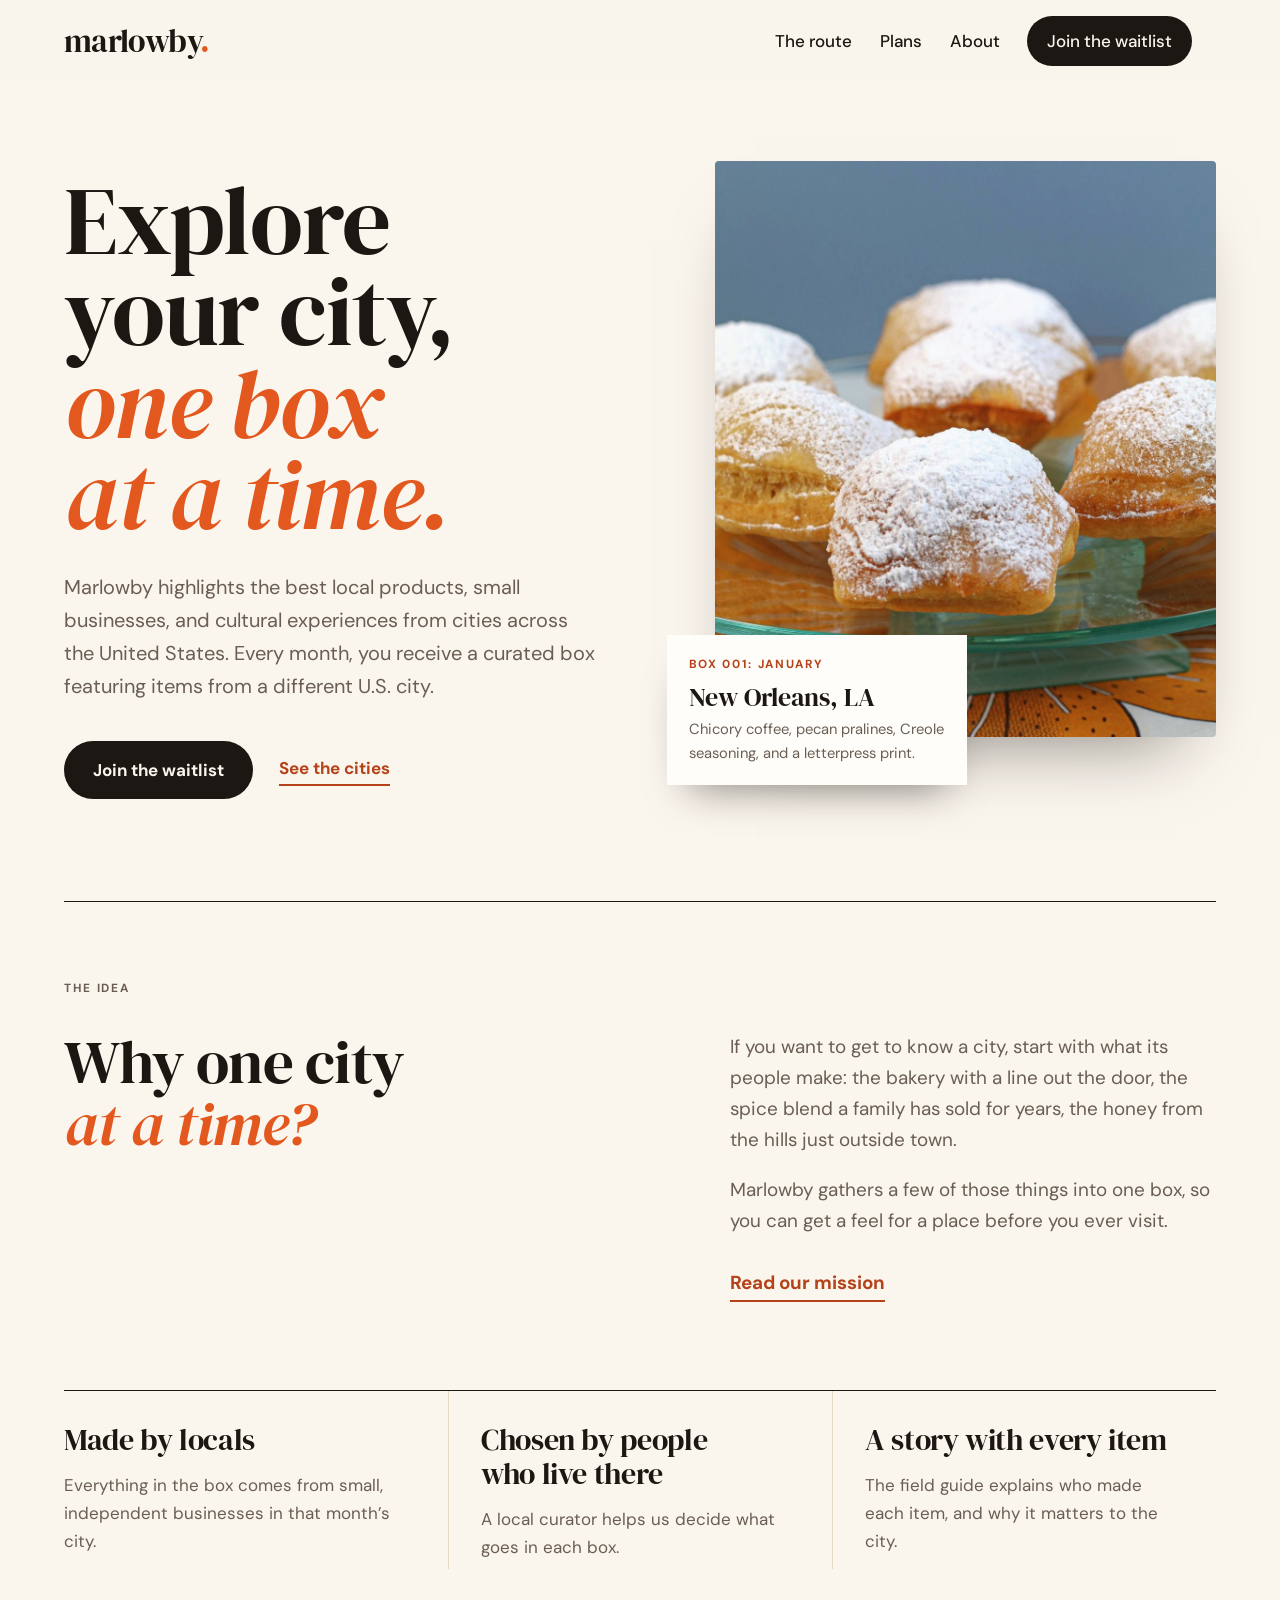
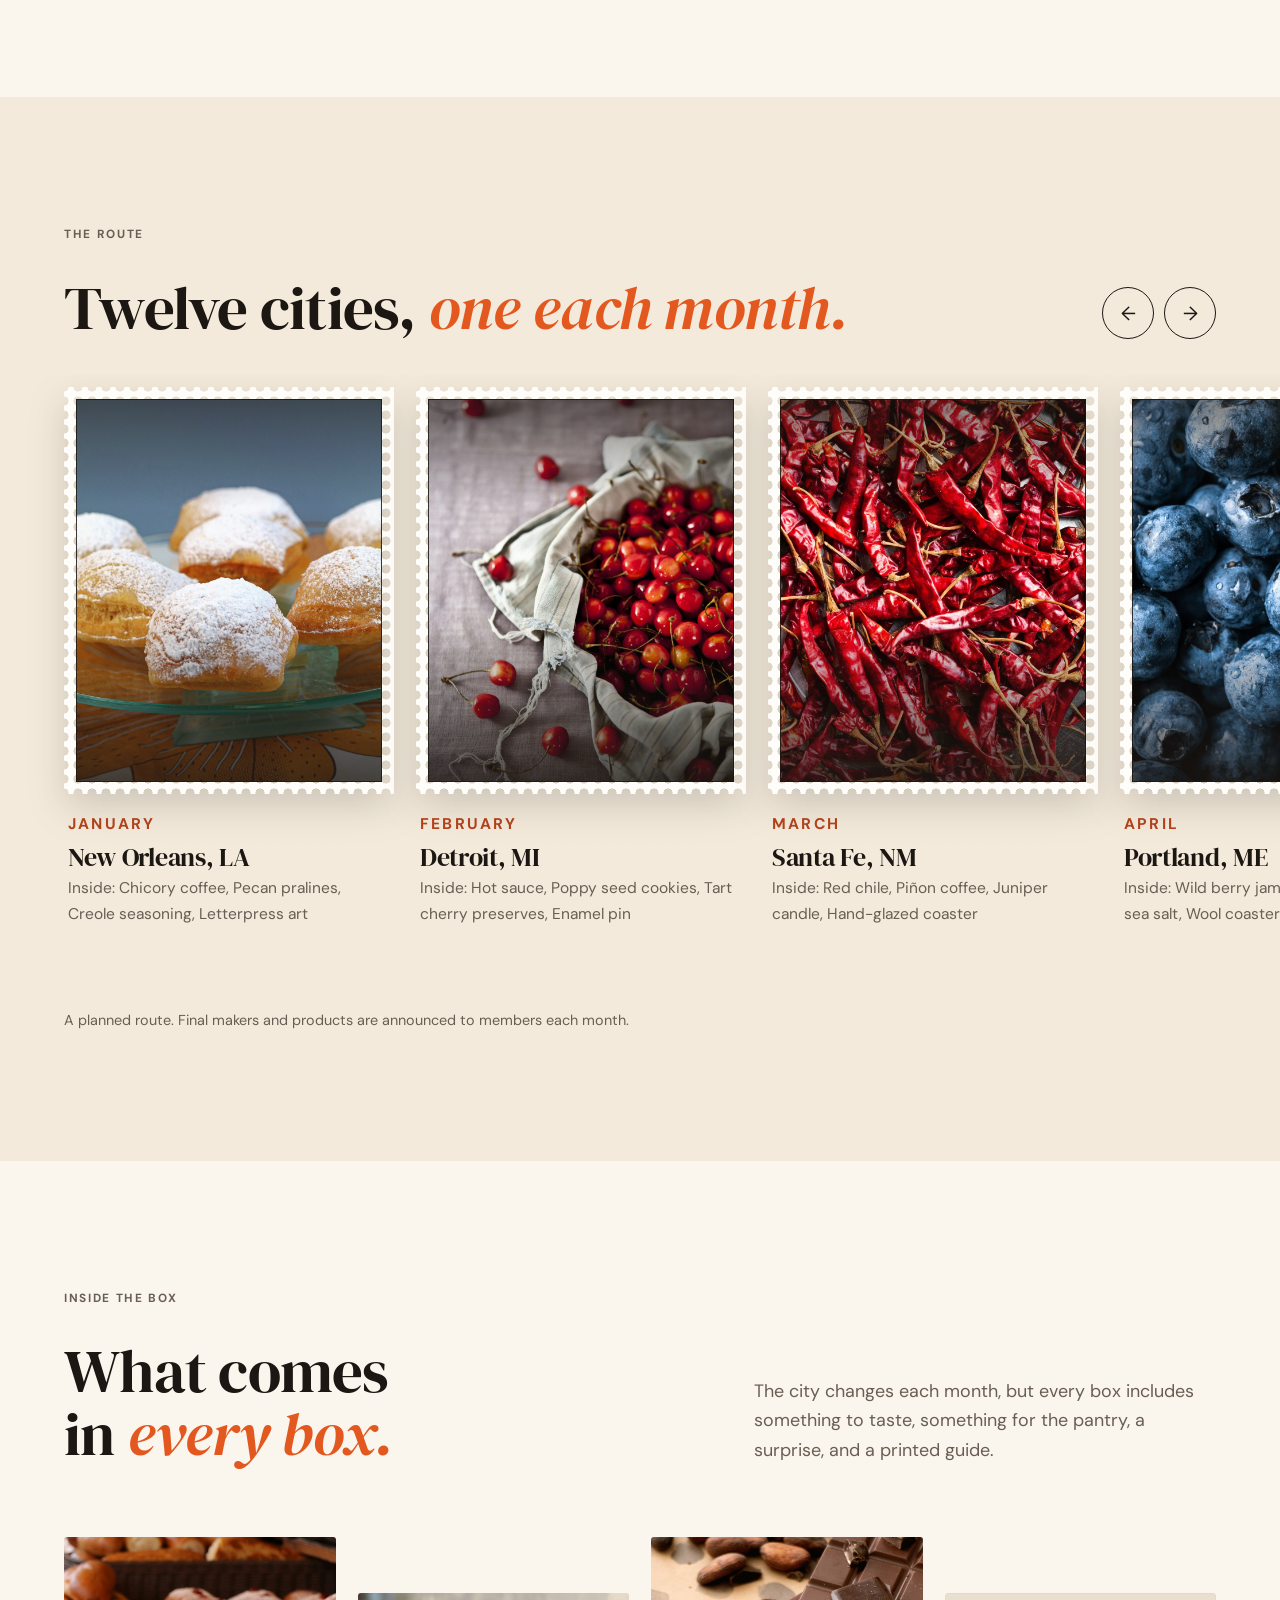
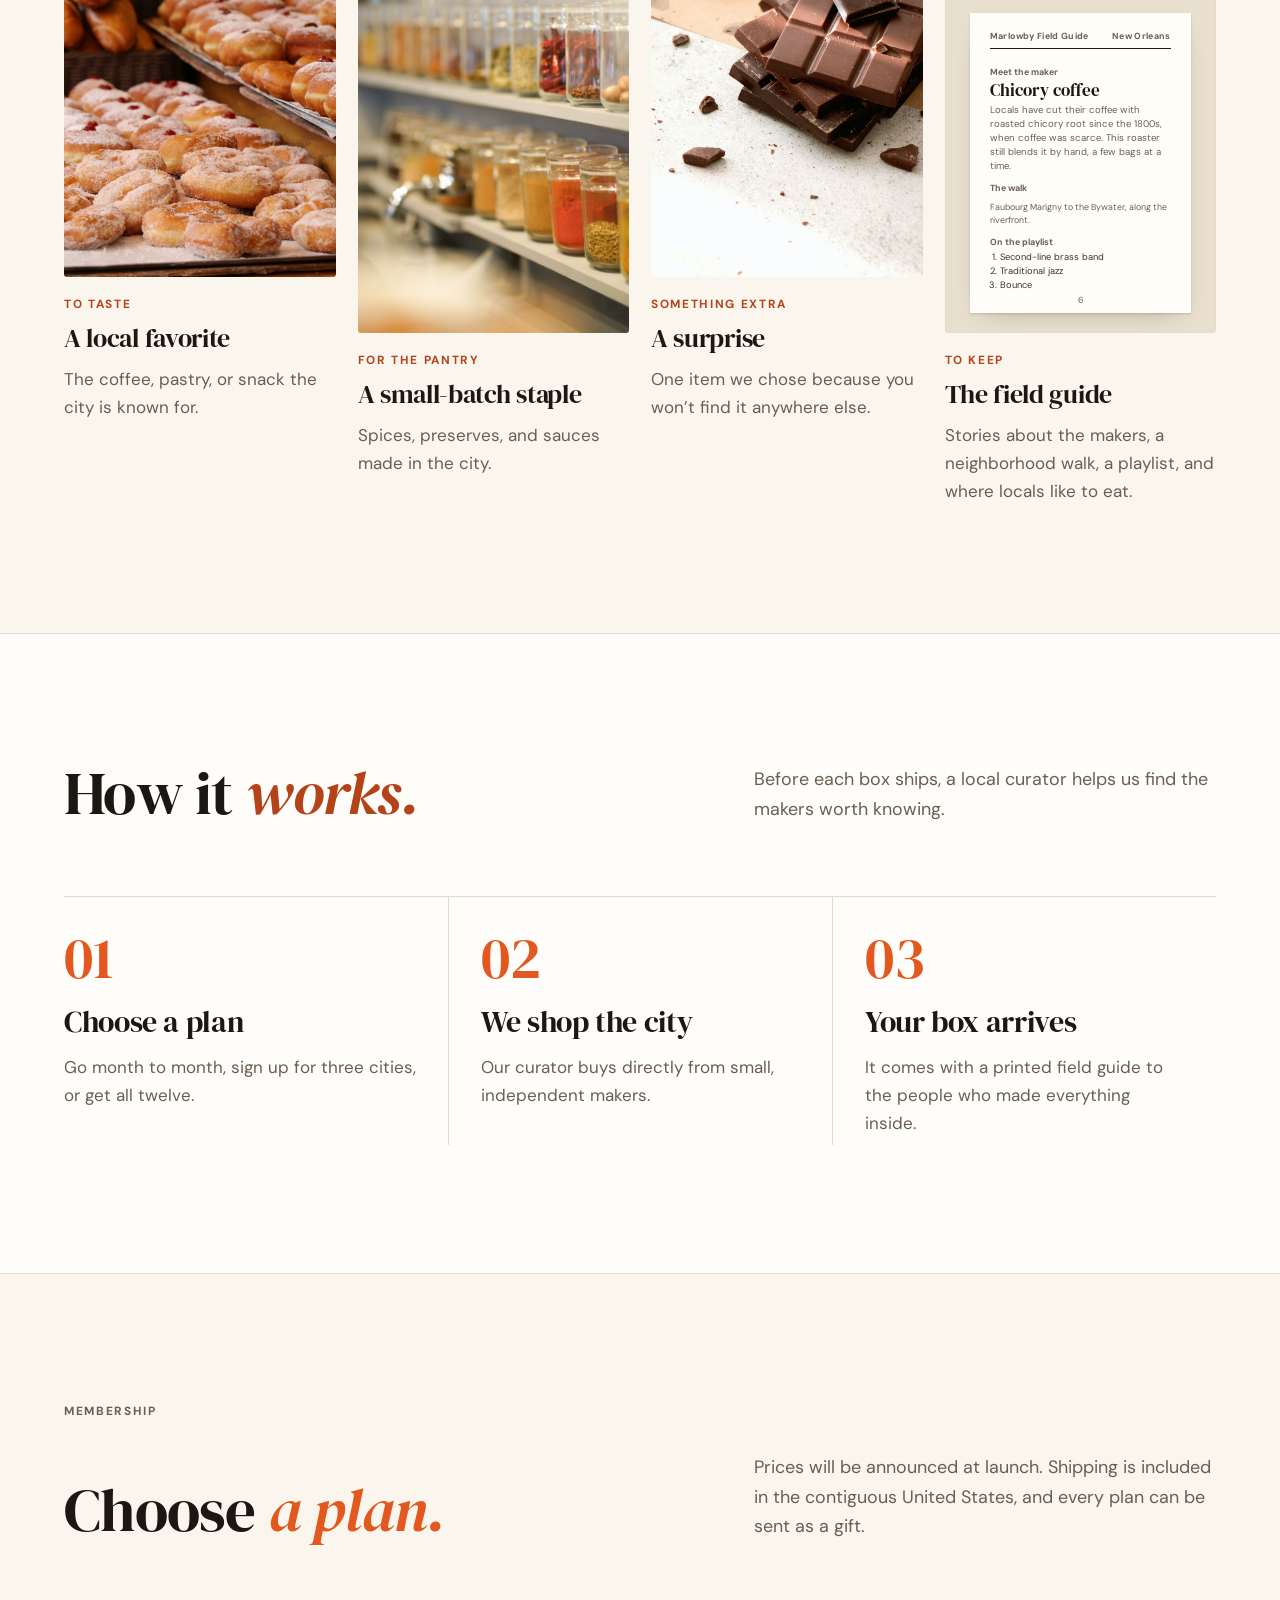
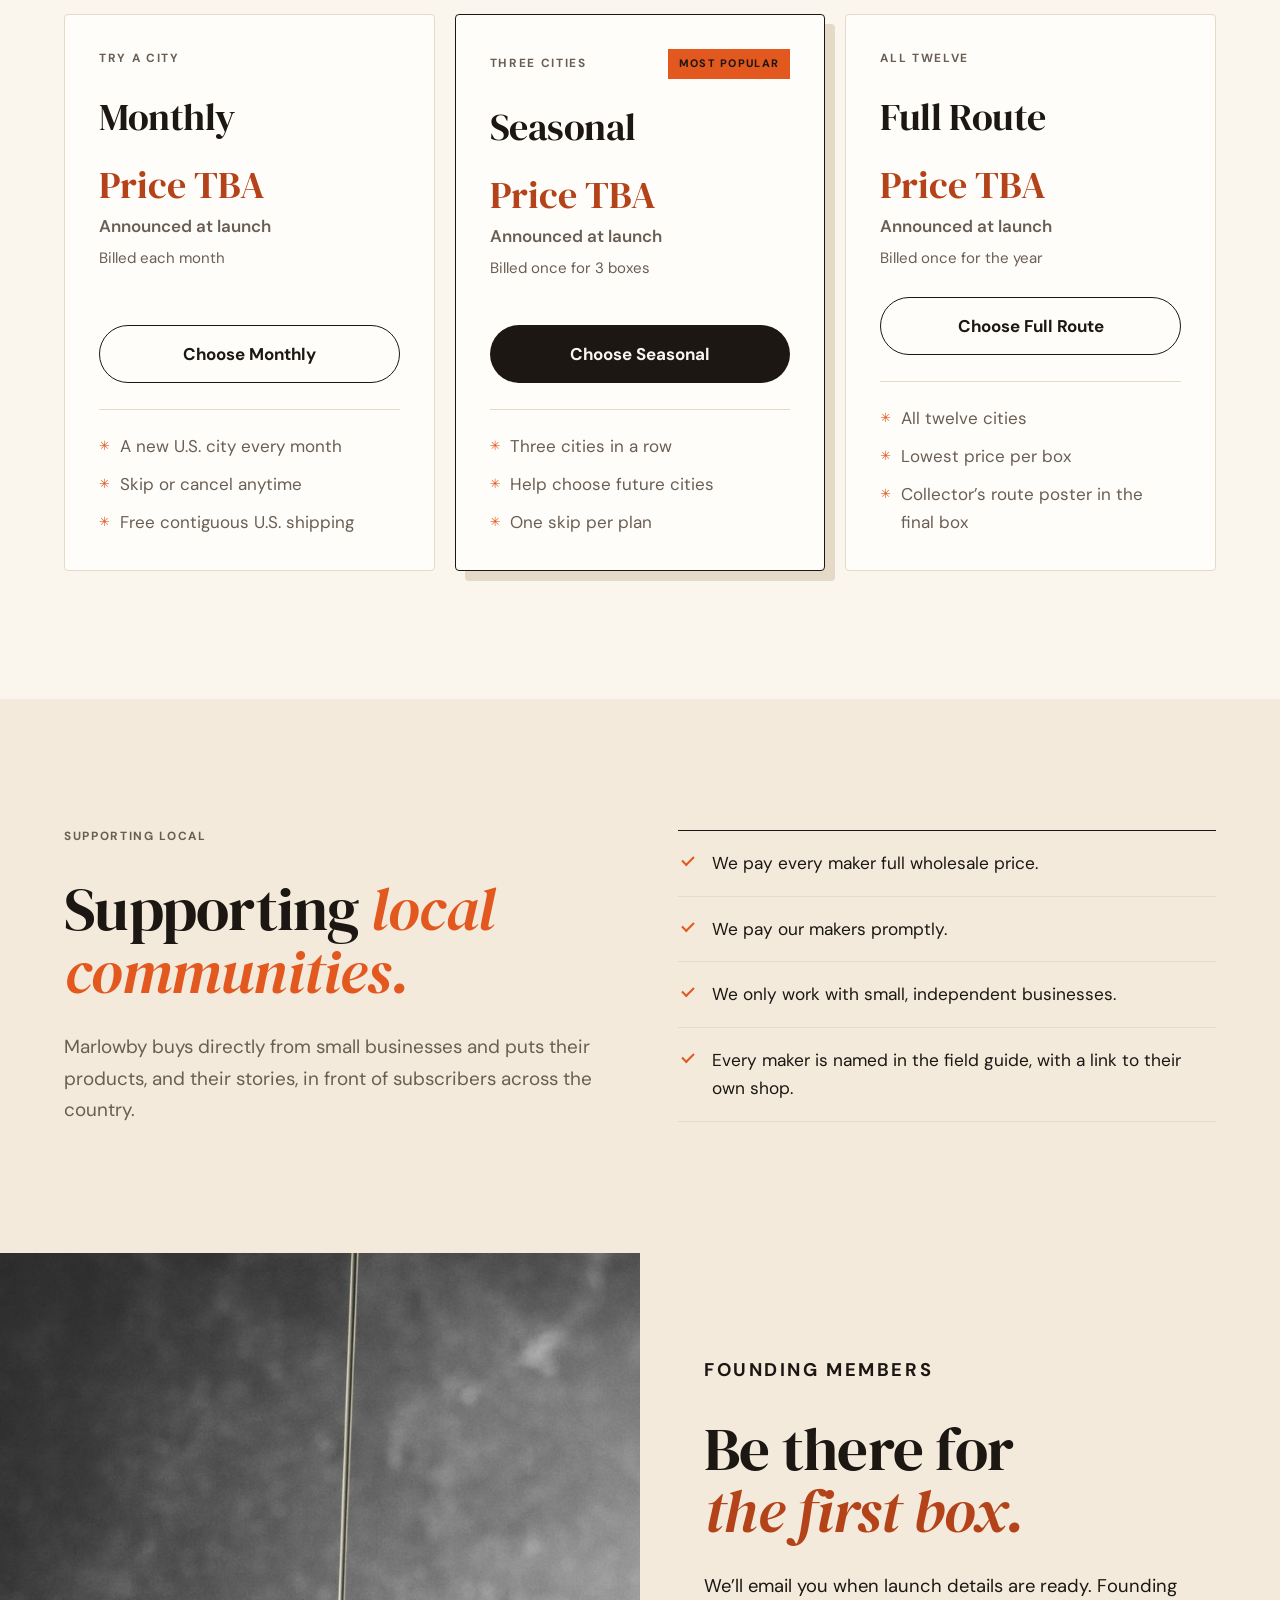
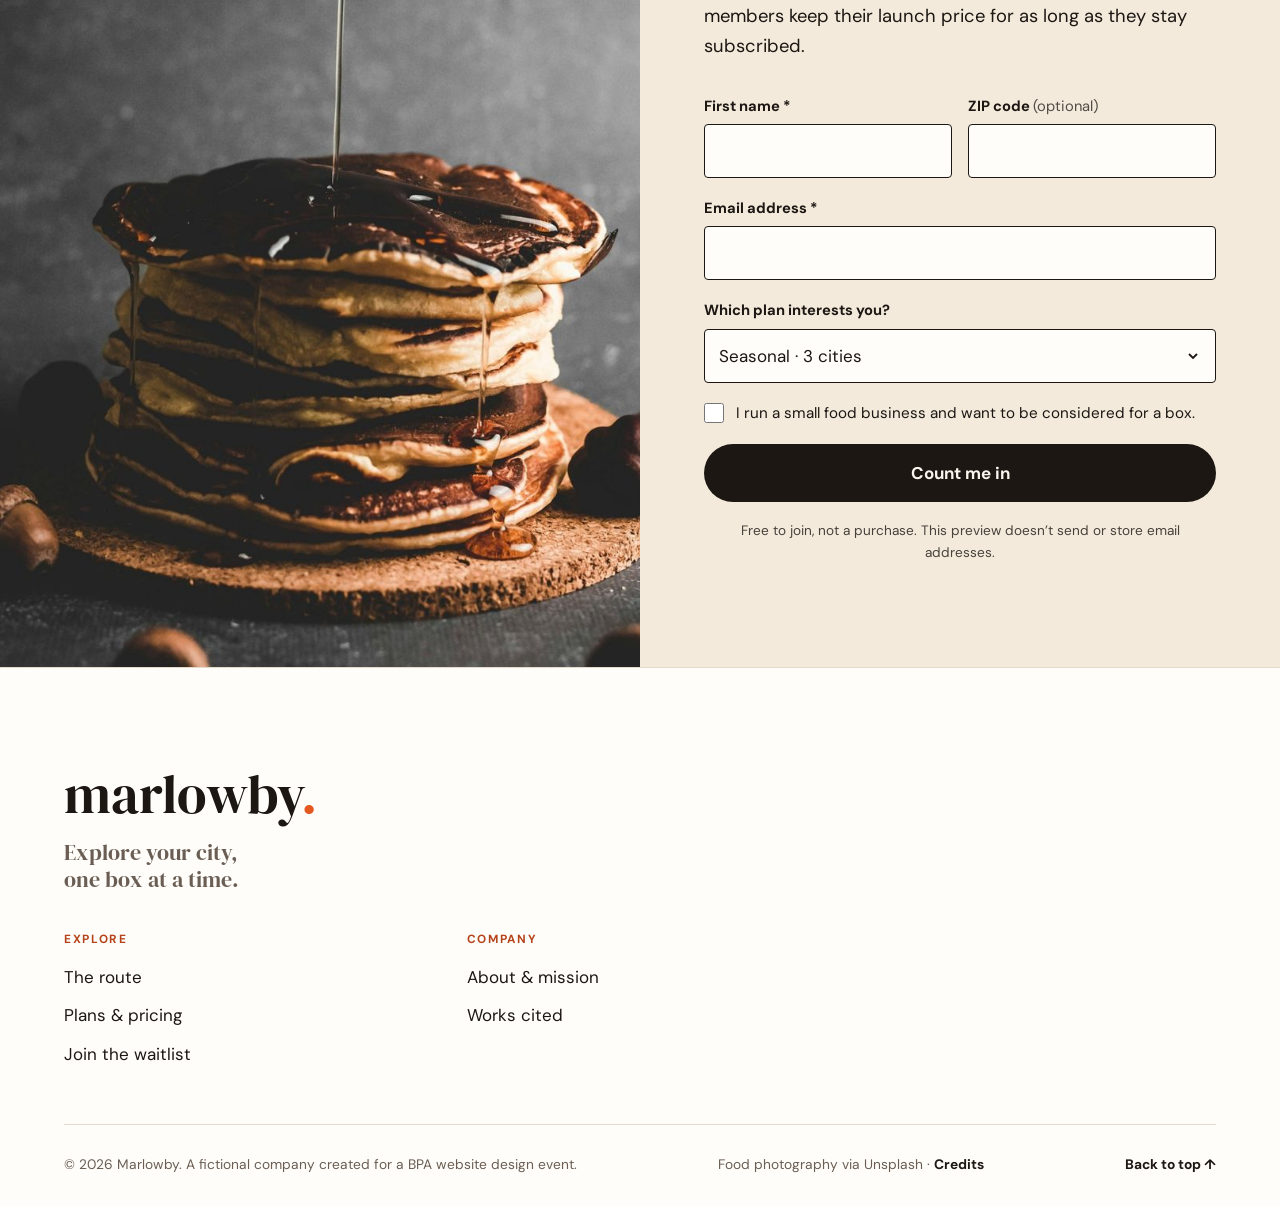
<file: index.html>
<!doctype html>
<html lang="en">
  <head>
    <meta charset="utf-8">
    <meta name="viewport" content="width=device-width, initial-scale=1">
    <meta name="theme-color" content="#faf5ed">
    <meta name="description" content="Marlowby: Explore Your City, One Box at a Time. Every month, subscribers receive a curated box featuring items from a different U.S. city.">
    <meta property="og:title" content="Marlowby — Explore your city, one box at a time">
    <meta property="og:description" content="Marlowby: Explore Your City, One Box at a Time. Every month, subscribers receive a curated box featuring items from a different U.S. city.">
    <meta property="og:type" content="website">
    <title>Marlowby — Explore your city, one box at a time</title>
    <link rel="icon" href="images/favicon.svg" type="image/svg+xml">
    <link rel="preconnect" href="https://fonts.googleapis.com">
    <link rel="preconnect" href="https://fonts.gstatic.com" crossorigin>
    <link rel="stylesheet" href="https://fonts.googleapis.com/css2?family=DM+Sans:ital,wght@0,400..800;1,400&amp;family=DM+Serif+Display:ital@0;1&amp;display=swap">
    <link rel="stylesheet" href="css/styles.css">
    <script src="js/data.js" defer></script>
    <script src="js/main.js" defer></script>
  </head>
  <body>
    <a class="skip-link" href="#main">Skip to content</a>
    <header class="site-header">
      <a class="wordmark" href="index.html" aria-label="Marlowby home" aria-current="page">marlowby<span>.</span></a>
      <nav class="primary-nav" id="primary-nav" aria-label="Main navigation">
        <a href="route.html">The route</a>
        <a href="plans.html">Plans</a>
        <a href="about.html">About</a>
        <a class="nav-cta" href="join.html">Join the waitlist</a>
      </nav>
      <div class="header-tools">
        <button class="menu-toggle" type="button" aria-expanded="false" aria-controls="primary-nav">
          <span class="menu-toggle-label">Menu</span><span class="menu-icon" aria-hidden="true"><i></i><i></i></span>
        </button>
      </div>
    </header>

    <main id="main" tabindex="-1">
      <section class="hero">
        <div>
          <h1>Explore your city, <em>one box at a time.</em></h1>
          <p class="hero-deck">Marlowby highlights the best local products, small businesses, and cultural experiences from cities across the United States. Every month, you receive a curated box featuring items from a different U.S. city.</p>
          <div class="hero-actions">
            <a class="button button-orange" href="join.html">Join the waitlist</a>
            <a class="text-link" href="route.html">See the cities</a>
          </div>
        </div>
        <div class="hero-media">
          <div class="hero-photo"><img src="images/food/beignets.jpg" data-fallback="https://images.unsplash.com/photo-1668356852725-05a0ceb2b60e?auto=format&amp;fit=crop&amp;w=1400&amp;q=80" alt="A plate of New Orleans beignets dusted with powdered sugar" fetchpriority="high"></div>
          <div class="hero-card">
            <span class="label">Box 001: January</span>
            <strong>New Orleans, LA</strong>
            <p>Chicory coffee, pecan pralines, Creole seasoning, and a letterpress print.</p>
          </div>
        </div>
      </section>

      <section class="section section-after-hero">
        <div class="inner">
          <p class="kicker"><span>The idea</span></p>
          <div class="idea-grid">
            <h2>Why one city <em>at a time?</em></h2>
            <div class="idea-text">
              <p>If you want to get to know a city, start with what its people make: the bakery with a line out the door, the spice blend a family has sold for years, the honey from the hills just outside town.</p>
              <p>Marlowby gathers a few of those things into one box, so you can get a feel for a place before you ever visit.</p>
              <a class="text-link" href="about.html">Read our mission </a>
            </div>
          </div>
          <ol class="numbered">
            <li><h3>Made by locals</h3><p>Everything in the box comes from small, independent businesses in that month’s city.</p></li>
            <li><h3>Chosen by people who live there</h3><p>A local curator helps us decide what goes in each box.</p></li>
            <li><h3>A story with every item</h3><p>The field guide explains who made each item, and why it matters to the city.</p></li>
          </ol>
        </div>
      </section>

      <section class="section tint">
        <div class="inner">
          <p class="kicker"><span>The route</span></p>
          <div class="rail-wrap">
            <div class="rail-head">
              <h2>Twelve cities, <em>one each month.</em></h2>
              <div class="rail-controls">
                <button type="button" data-rail="-1" aria-label="Scroll to previous cities">←</button>
                <button type="button" data-rail="1" aria-label="Scroll to next cities">→</button>
              </div>
            </div>
            <div class="rail" data-rail-track role="list" aria-label="City boxes"></div>
          </div>
          <noscript><p><a href="route.html">See the full route</a>.</p></noscript>
          <p class="fine">A planned route. Final makers and products are announced to members each month.</p>
        </div>
      </section>

      <section class="section">
        <div class="inner">
          <p class="kicker"><span>Inside the box</span></p>
          <div class="heading-row">
            <h2>What comes in <em>every box.</em></h2>
            <p>The city changes each month, but every box includes something to taste, something for the pantry, a surprise, and a printed guide.</p>
          </div>
          <div class="inside-grid">
            <article class="inside-card">
              <div class="inside-photo"><img src="images/food/donuts.jpg" alt="Sugar-dusted doughnuts on bakery trays" loading="lazy"></div>
              <p class="meta"><span>To taste</span></p>
              <h3>A local favorite</h3>
              <p>The coffee, pastry, or snack the city is known for.</p>
            </article>
            <article class="inside-card">
              <div class="inside-photo"><img src="images/food/spice-jars.jpg" alt="Glass jars of colorful spices on a kitchen shelf" loading="lazy"></div>
              <p class="meta"><span>For the pantry</span></p>
              <h3>A small-batch staple</h3>
              <p>Spices, preserves, and sauces made in the city.</p>
            </article>
            <article class="inside-card">
              <div class="inside-photo"><img src="images/food/chocolate.jpg" alt="Stacked dark chocolate bars with cacao beans" loading="lazy"></div>
              <p class="meta"><span>Something extra</span></p>
              <h3>A surprise</h3>
              <p>One item we chose because you won’t find it anywhere else.</p>
            </article>
            <article class="inside-card">
              <div class="booklet" aria-hidden="true"><div class="guide-page">
  <p class="gp-run"><span>Marlowby Field Guide</span><span>New Orleans</span></p>
  <p class="gp-kicker">Meet the maker</p>
  <h4 class="gp-title">Chicory coffee</h4>
  <p class="gp-body">Locals have cut their coffee with roasted chicory root since the 1800s, when coffee was scarce. This roaster still blends it by hand, a few bags at a time.</p>
  <p class="gp-kicker">The walk</p>
  <svg class="gp-map" viewBox="0 0 200 60"><path d="M8 48 C 40 46, 52 20, 84 24 S 130 44, 150 30 S 180 12, 192 14" fill="none" stroke="#1c1713" stroke-width="1.6" stroke-dasharray="4 3"/><circle cx="8" cy="48" r="3.5" fill="#e2581f"/><circle cx="84" cy="24" r="3" fill="#1c1713"/><circle cx="150" cy="30" r="3" fill="#1c1713"/><circle cx="192" cy="14" r="3.5" fill="#e2581f"/></svg>
  <p class="gp-body gp-small">Faubourg Marigny to the Bywater, along the riverfront.</p>
  <p class="gp-kicker">On the playlist</p>
  <ol class="gp-list"><li>Second-line brass band</li><li>Traditional jazz</li><li>Bounce</li></ol>
  <p class="gp-folio">6</p>
</div></div>
              <p class="meta"><span>To keep</span></p>
              <h3>The field guide</h3>
              <p>Stories about the makers, a neighborhood walk, a playlist, and where locals like to eat.</p>
            </article>
          </div>
        </div>
      </section>

      <section class="section ink">
        <div class="inner">
          <div class="heading-row">
            <h2>How it <em>works.</em></h2>
            <p>Before each box ships, a local curator helps us find the makers worth knowing.</p>
          </div>
          <ol class="numbered">
            <li><span class="num">01</span><h3>Choose a plan</h3><p>Go month to month, sign up for three cities, or get all twelve.</p></li>
            <li><span class="num">02</span><h3>We shop the city</h3><p>Our curator buys directly from small, independent makers.</p></li>
            <li><span class="num">03</span><h3>Your box arrives</h3><p>It comes with a printed field guide to the people who made everything inside.</p></li>
          </ol>
        </div>
      </section>

      <section class="section">
        <div class="inner">
          <p class="kicker"><span>Membership</span></p>
          <div class="heading-row">
            <h2>Choose <em>a plan.</em></h2>
            <p>Prices will be announced at launch. Shipping is included in the contiguous United States, and every plan can be sent as a gift.</p>
          </div>
          <div class="plan-cards" data-plan-cards></div>
        </div>
      </section>

      <section class="section tint">
        <div class="inner makers-band">
          <div>
            <p class="kicker"><span>Supporting local</span></p>
            <h2>Supporting <em>local communities.</em></h2>
            <p class="lede">Marlowby buys directly from small businesses and puts their products, and their stories, in front of subscribers across the country.</p>
          </div>
          <ul class="promise-list">
            <li>We pay every maker full wholesale price.</li>
            <li>We pay our makers promptly.</li>
            <li>We only work with small, independent businesses.</li>
            <li>Every maker is named in the field guide, with a link to their own shop.</li>
          </ul>
        </div>
      </section>

      <section class="join-band" id="join">
        <div class="join-photo"><img src="images/food/maple-pancakes.jpg" data-fallback="https://images.unsplash.com/photo-1604649414311-4fa144002b00?auto=format&amp;fit=crop&amp;w=1300&amp;q=80" alt="A stack of pancakes with maple syrup pouring over the top" loading="lazy"></div>
        <div class="join-copy">
          <p class="kicker"><span>Founding members</span></p>
          <h2>Be there for <em>the first box.</em></h2>
          <p>We’ll email you when launch details are ready. Founding members keep their launch price for as long as they stay subscribed.</p>
          <form class="signup-form" id="home-signup" novalidate>
            <div class="field-row">
              <div class="field"><label for="home-signup-name">First name <span class="req" aria-hidden="true">*</span></label><input id="home-signup-name" name="name" autocomplete="given-name" required></div>
              <div class="field"><label for="home-signup-zip">ZIP code <span class="optional">(optional)</span></label><input id="home-signup-zip" name="zip" inputmode="numeric" maxlength="5" autocomplete="postal-code"></div>
            </div>
            <div class="field"><label for="home-signup-email">Email address <span class="req" aria-hidden="true">*</span></label><input id="home-signup-email" name="email" type="email" autocomplete="email" required></div>
            <div class="field">
              <label for="home-signup-plan">Which plan interests you?</label>
              <select id="home-signup-plan" name="plan">
                <option value="monthly">Monthly · 1 city at a time</option>
                <option value="season" selected>Seasonal · 3 cities</option>
                <option value="route">Full Route · all 12 cities</option>
                <option value="gift">A gift for someone</option>
                <option value="unsure">Not sure yet</option>
              </select>
            </div>
            <label class="check"><input type="checkbox" name="maker"> <span>I run a small food business and want to be considered for a box.</span></label>
            <p class="form-message" id="home-signup-msg" role="alert" aria-live="polite"></p>
            <button class="button button-ink button-block" type="submit">Count me in </button>
            <p class="privacy-note">Free to join, not a purchase. This preview doesn’t send or store email addresses.</p>
          </form>

        </div>
      </section>

    </main>
    <footer class="site-footer">
      <div class="footer-top">
        <div class="footer-brand">
          <a class="footer-big" href="index.html" aria-label="Marlowby home">marlowby<span>.</span></a>
          <p>Explore your city,<br>one box at a time.</p>
        </div>
        <nav class="footer-col" aria-label="Explore">
          <h2>Explore</h2>
          <a href="route.html">The route</a>
          <a href="plans.html">Plans &amp; pricing</a>
          <a href="join.html">Join the waitlist</a>
        </nav>
        <nav class="footer-col" aria-label="Company">
          <h2>Company</h2>
          <a href="about.html">About &amp; mission</a>
          <a href="works-cited.html">Works cited</a>
        </nav>
      </div>
      <div class="footer-bottom">
        <span>© 2026 Marlowby. A fictional company created for a BPA website design event.</span>
        <span>Food photography via Unsplash · <a href="works-cited.html">Credits</a></span>
        <a href="#main">Back to top ↑</a>
      </div>
    </footer>
  </body>
</html>
</file>
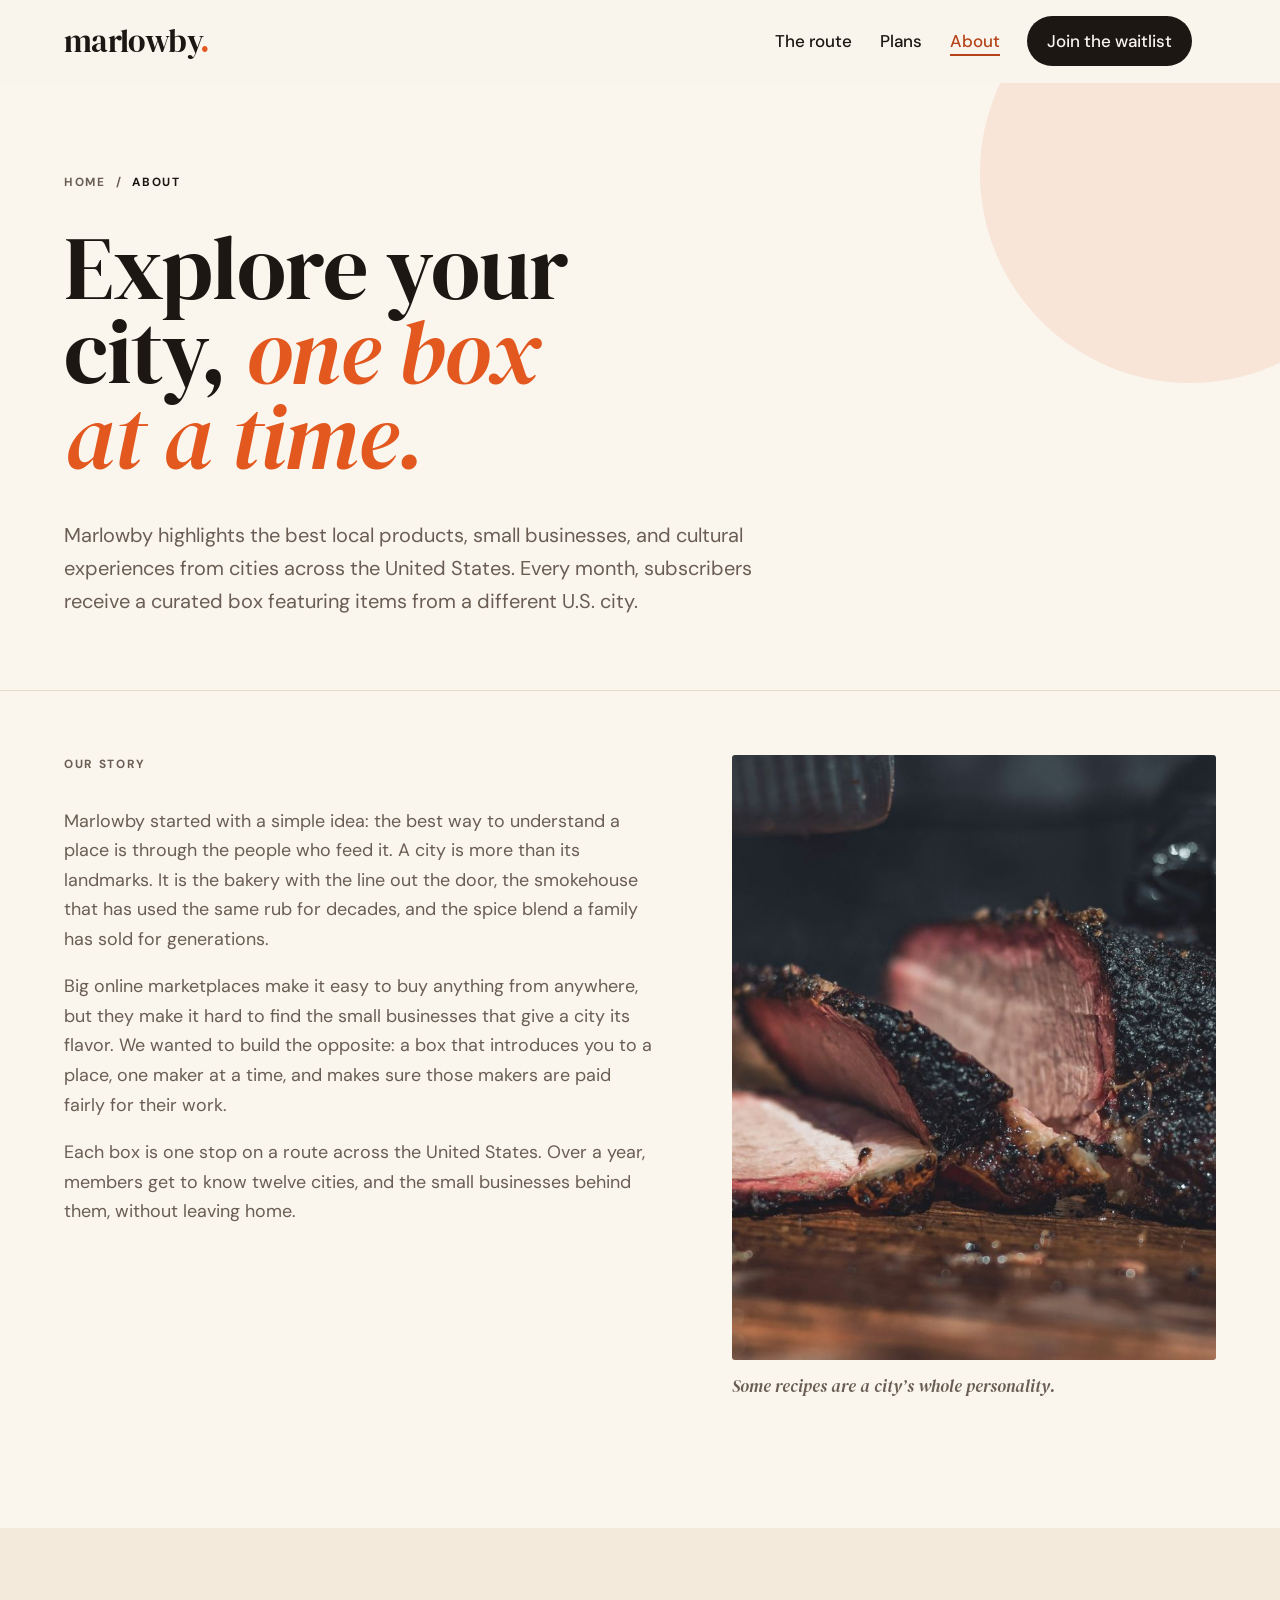
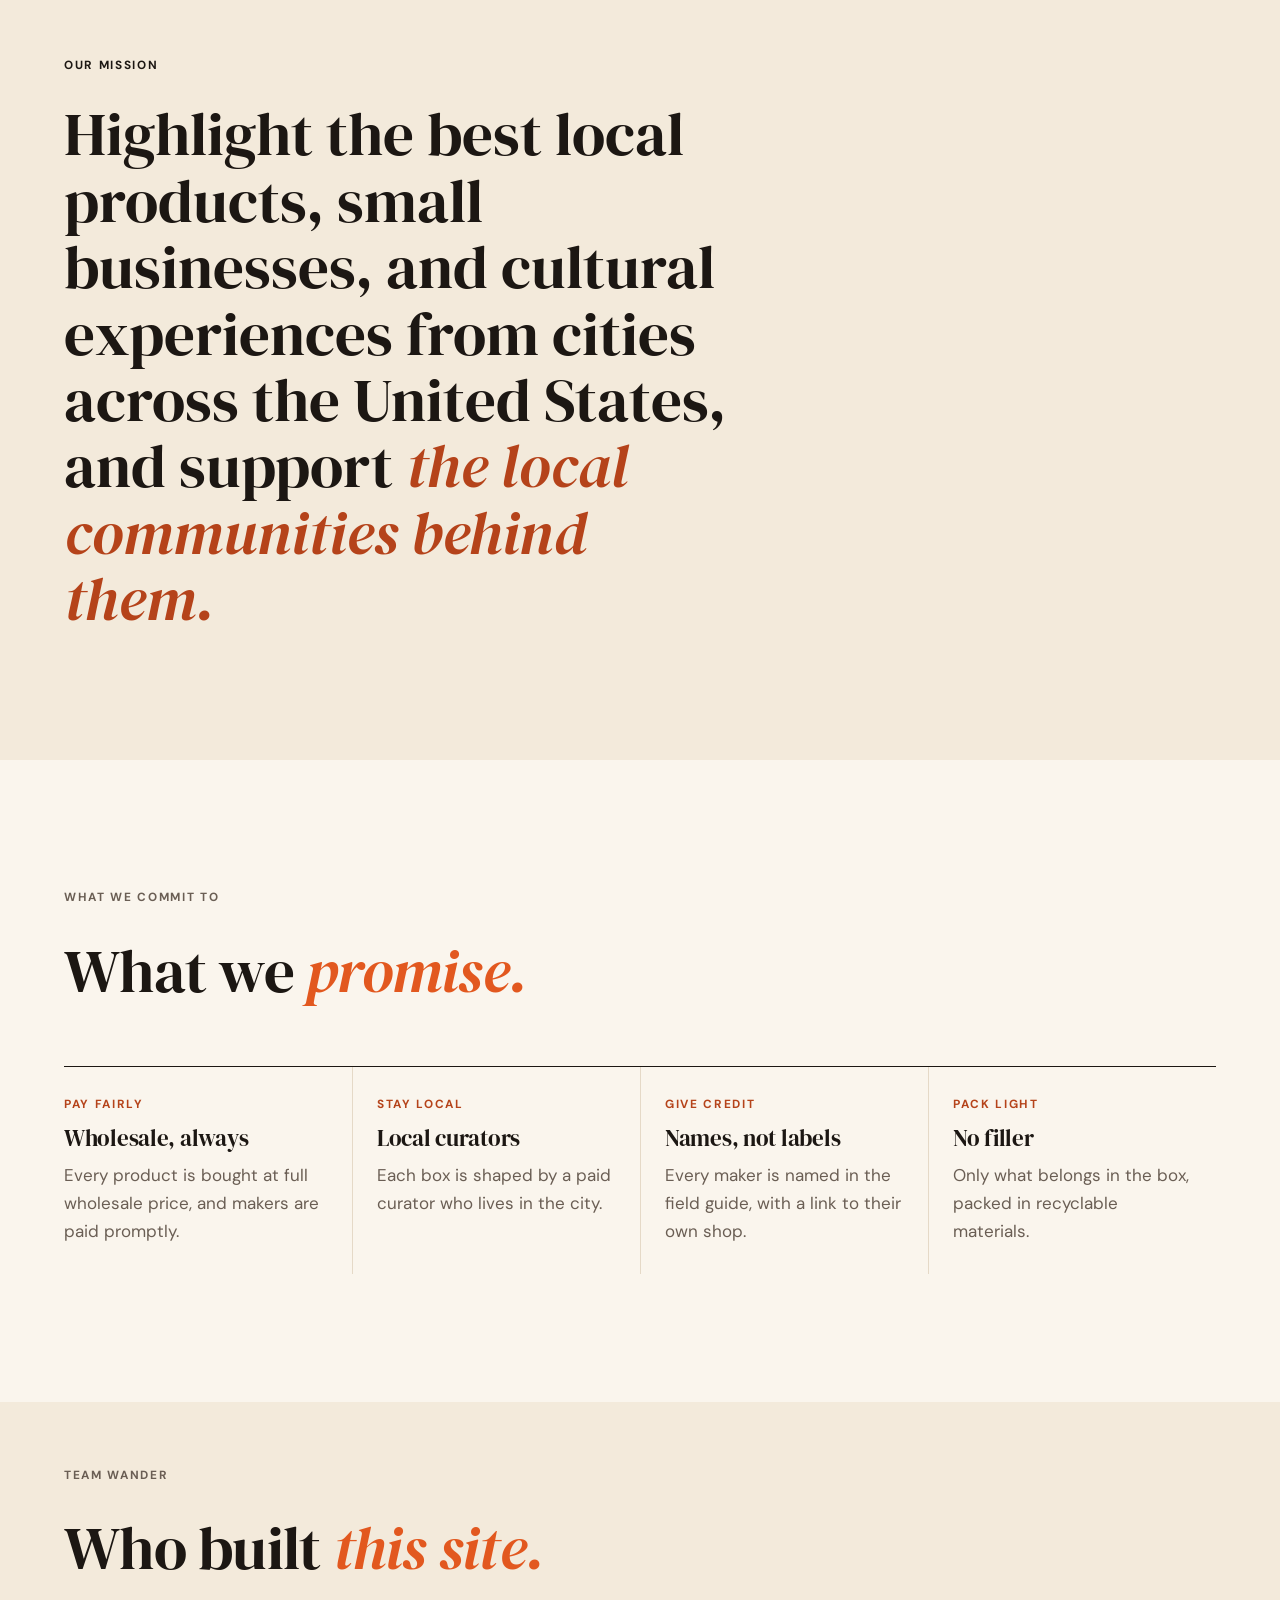
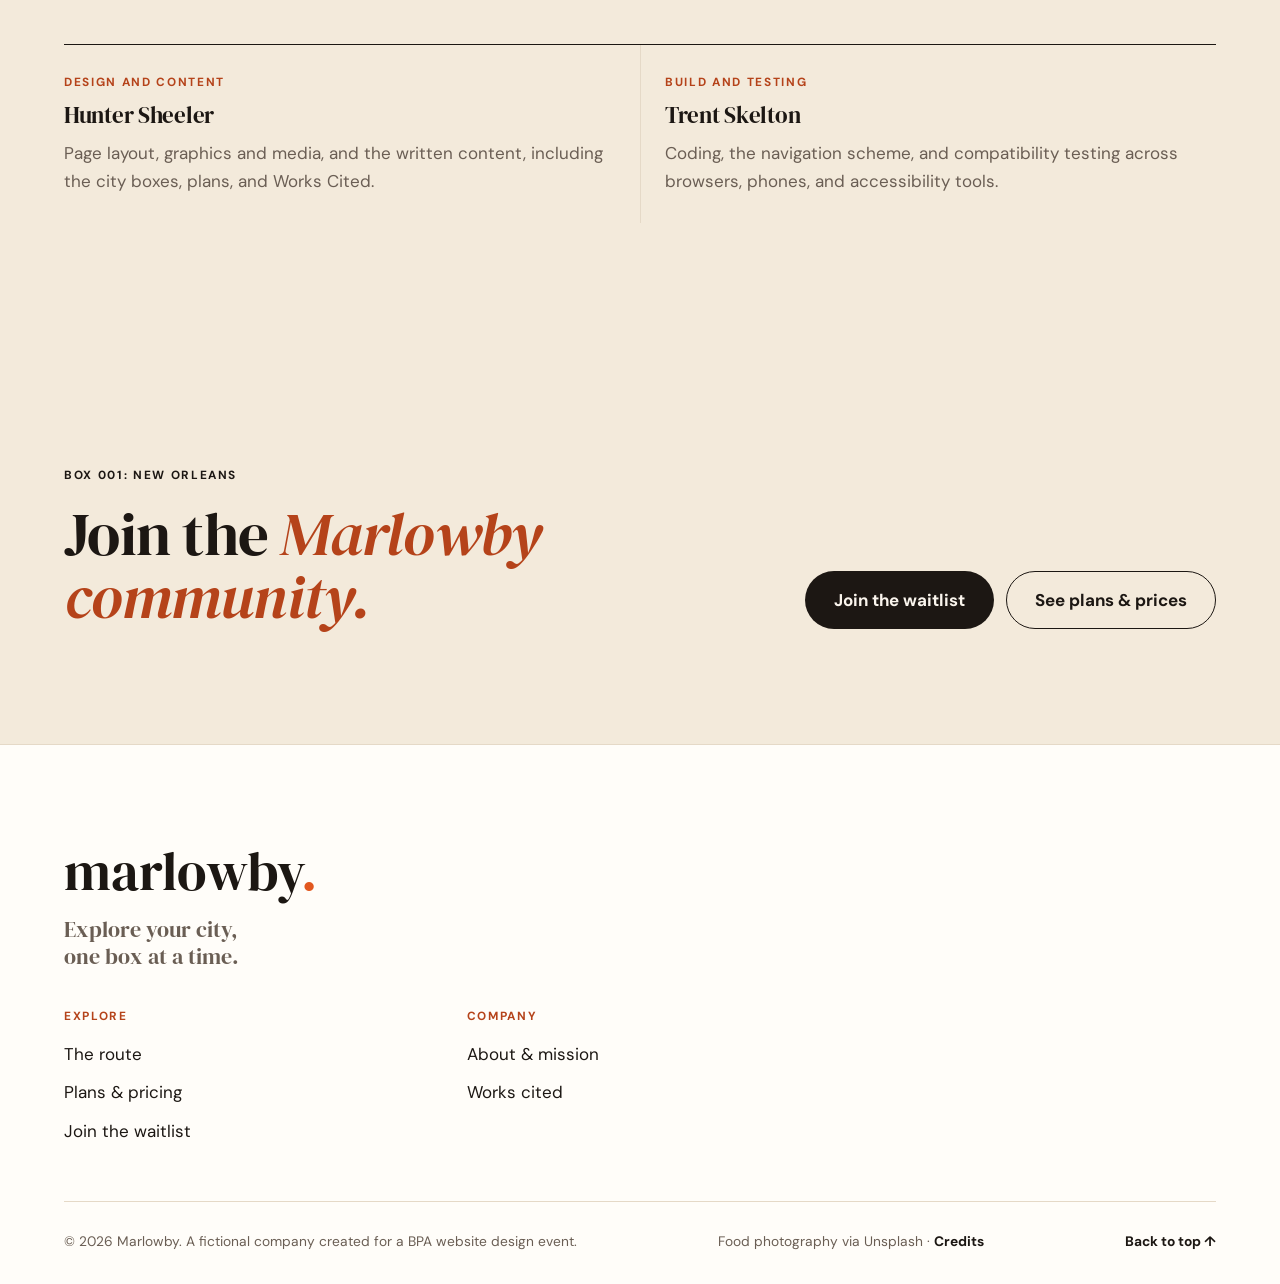
<file: about.html>
<!doctype html>
<html lang="en">
  <head>
    <meta charset="utf-8">
    <meta name="viewport" content="width=device-width, initial-scale=1">
    <meta name="theme-color" content="#faf5ed">
    <meta name="description" content="Marlowby’s mission is to highlight the best local products, small businesses, and cultural experiences from cities across the United States, and support the local communities behind them.">
    <meta property="og:title" content="About — Marlowby">
    <meta property="og:description" content="Marlowby’s mission is to highlight the best local products, small businesses, and cultural experiences from cities across the United States, and support the local communities behind them.">
    <meta property="og:type" content="website">
    <title>About — Marlowby</title>
    <link rel="icon" href="images/favicon.svg" type="image/svg+xml">
    <link rel="preconnect" href="https://fonts.googleapis.com">
    <link rel="preconnect" href="https://fonts.gstatic.com" crossorigin>
    <link rel="stylesheet" href="https://fonts.googleapis.com/css2?family=DM+Sans:ital,wght@0,400..800;1,400&amp;family=DM+Serif+Display:ital@0;1&amp;display=swap">
    <link rel="stylesheet" href="css/styles.css">
    <script src="js/data.js" defer></script>
    <script src="js/main.js" defer></script>
  </head>
  <body>
    <a class="skip-link" href="#main">Skip to content</a>
    <header class="site-header">
      <a class="wordmark" href="index.html" aria-label="Marlowby home">marlowby<span>.</span></a>
      <nav class="primary-nav" id="primary-nav" aria-label="Main navigation">
        <a href="route.html">The route</a>
        <a href="plans.html">Plans</a>
        <a href="about.html" aria-current="page">About</a>
        <a class="nav-cta" href="join.html">Join the waitlist</a>
      </nav>
      <div class="header-tools">
        <button class="menu-toggle" type="button" aria-expanded="false" aria-controls="primary-nav">
          <span class="menu-toggle-label">Menu</span><span class="menu-icon" aria-hidden="true"><i></i><i></i></span>
        </button>
      </div>
    </header>

    <main id="main" tabindex="-1">
      <header class="page-header">
        <div class="inner">
          <nav class="breadcrumb" aria-label="Breadcrumb"><a href="index.html">Home</a><span aria-hidden="true">/</span><span aria-current="page">About</span></nav>
          <h1>Explore your city, <em>one box at a time.</em></h1>
          <p class="lede">Marlowby highlights the best local products, small businesses, and cultural experiences from cities across the United States. Every month, subscribers receive a curated box featuring items from a different U.S. city.</p>
        </div>
      </header>

      <section class="section section-sm">
        <div class="inner two-col">
          <div class="prose">
            <p class="kicker"><span>Our story</span></p>
            <p>Marlowby started with a simple idea: the best way to understand a place is through the people who feed it. A city is more than its landmarks. It is the bakery with the line out the door, the smokehouse that has used the same rub for decades, and the spice blend a family has sold for generations.</p>
            <p>Big online marketplaces make it easy to buy anything from anywhere, but they make it hard to find the small businesses that give a city its flavor. We wanted to build the opposite: a box that introduces you to a place, one maker at a time, and makes sure those makers are paid fairly for their work.</p>
            <p>Each box is one stop on a route across the United States. Over a year, members get to know twelve cities, and the small businesses behind them, without leaving home.</p>
          </div>
          <figure class="photo-frame"><div class="ph" style="position:relative"><img src="images/food/brisket.jpg" data-fallback="https://images.unsplash.com/photo-1623174025518-b49000fb653d?auto=format&amp;fit=crop&amp;w=900&amp;q=80" alt="Sliced smoked brisket on a cutting board" loading="lazy"></div><figcaption>Some recipes are a city’s whole personality.</figcaption></figure>
        </div>
      </section>

      <section class="mission">
        <span class="label">Our mission</span>
        <blockquote><span>Highlight the best local products, small businesses, and cultural experiences from cities across the United States, and support <em>the local communities behind them.</em></span></blockquote>
      </section>

      <section class="section">
        <div class="inner">
          <p class="kicker"><span>What we commit to</span></p>
          <h2 class="gap-lg">What we <em>promise.</em></h2>
          <div class="info-grid">
            <div><span class="label">Pay fairly</span><h3>Wholesale, always</h3><p>Every product is bought at full wholesale price, and makers are paid promptly.</p></div>
            <div><span class="label">Stay local</span><h3>Local curators</h3><p>Each box is shaped by a paid curator who lives in the city.</p></div>
            <div><span class="label">Give credit</span><h3>Names, not labels</h3><p>Every maker is named in the field guide, with a link to their own shop.</p></div>
            <div><span class="label">Pack light</span><h3>No filler</h3><p>Only what belongs in the box, packed in recyclable materials.</p></div>
          </div>
        </div>
      </section>

      <section class="section section-sm tint" id="team">
        <div class="inner">
          <p class="kicker"><span>Team Wander</span></p>
          <h2 class="gap-lg">Who built <em>this site.</em></h2>
          <div class="info-grid info-grid-2">
            <div><span class="label">Design and content</span><h3>Hunter Sheeler</h3><p>Page layout, graphics and media, and the written content, including the city boxes, plans, and Works Cited.</p></div>
            <div><span class="label">Build and testing</span><h3>Trent Skelton</h3><p>Coding, the navigation scheme, and compatibility testing across browsers, phones, and accessibility tools.</p></div>
          </div>
        </div>
      </section>
      <section class="cta-band">
        <div>
          <span class="label">Box 001: New Orleans</span>
          <h2>Join the <em>Marlowby community.</em></h2>
        </div>
        <div class="cta-actions">
          <a class="button button-ink" href="join.html">Join the waitlist </a>
          <a class="button button-line" href="plans.html">See plans &amp; prices</a>
        </div>
      </section>

    </main>
    <footer class="site-footer">
      <div class="footer-top">
        <div class="footer-brand">
          <a class="footer-big" href="index.html" aria-label="Marlowby home">marlowby<span>.</span></a>
          <p>Explore your city,<br>one box at a time.</p>
        </div>
        <nav class="footer-col" aria-label="Explore">
          <h2>Explore</h2>
          <a href="route.html">The route</a>
          <a href="plans.html">Plans &amp; pricing</a>
          <a href="join.html">Join the waitlist</a>
        </nav>
        <nav class="footer-col" aria-label="Company">
          <h2>Company</h2>
          <a href="about.html">About &amp; mission</a>
          <a href="works-cited.html">Works cited</a>
        </nav>
      </div>
      <div class="footer-bottom">
        <span>© 2026 Marlowby. A fictional company created for a BPA website design event.</span>
        <span>Food photography via Unsplash · <a href="works-cited.html">Credits</a></span>
        <a href="#main">Back to top ↑</a>
      </div>
    </footer>
  </body>
</html>
</file>
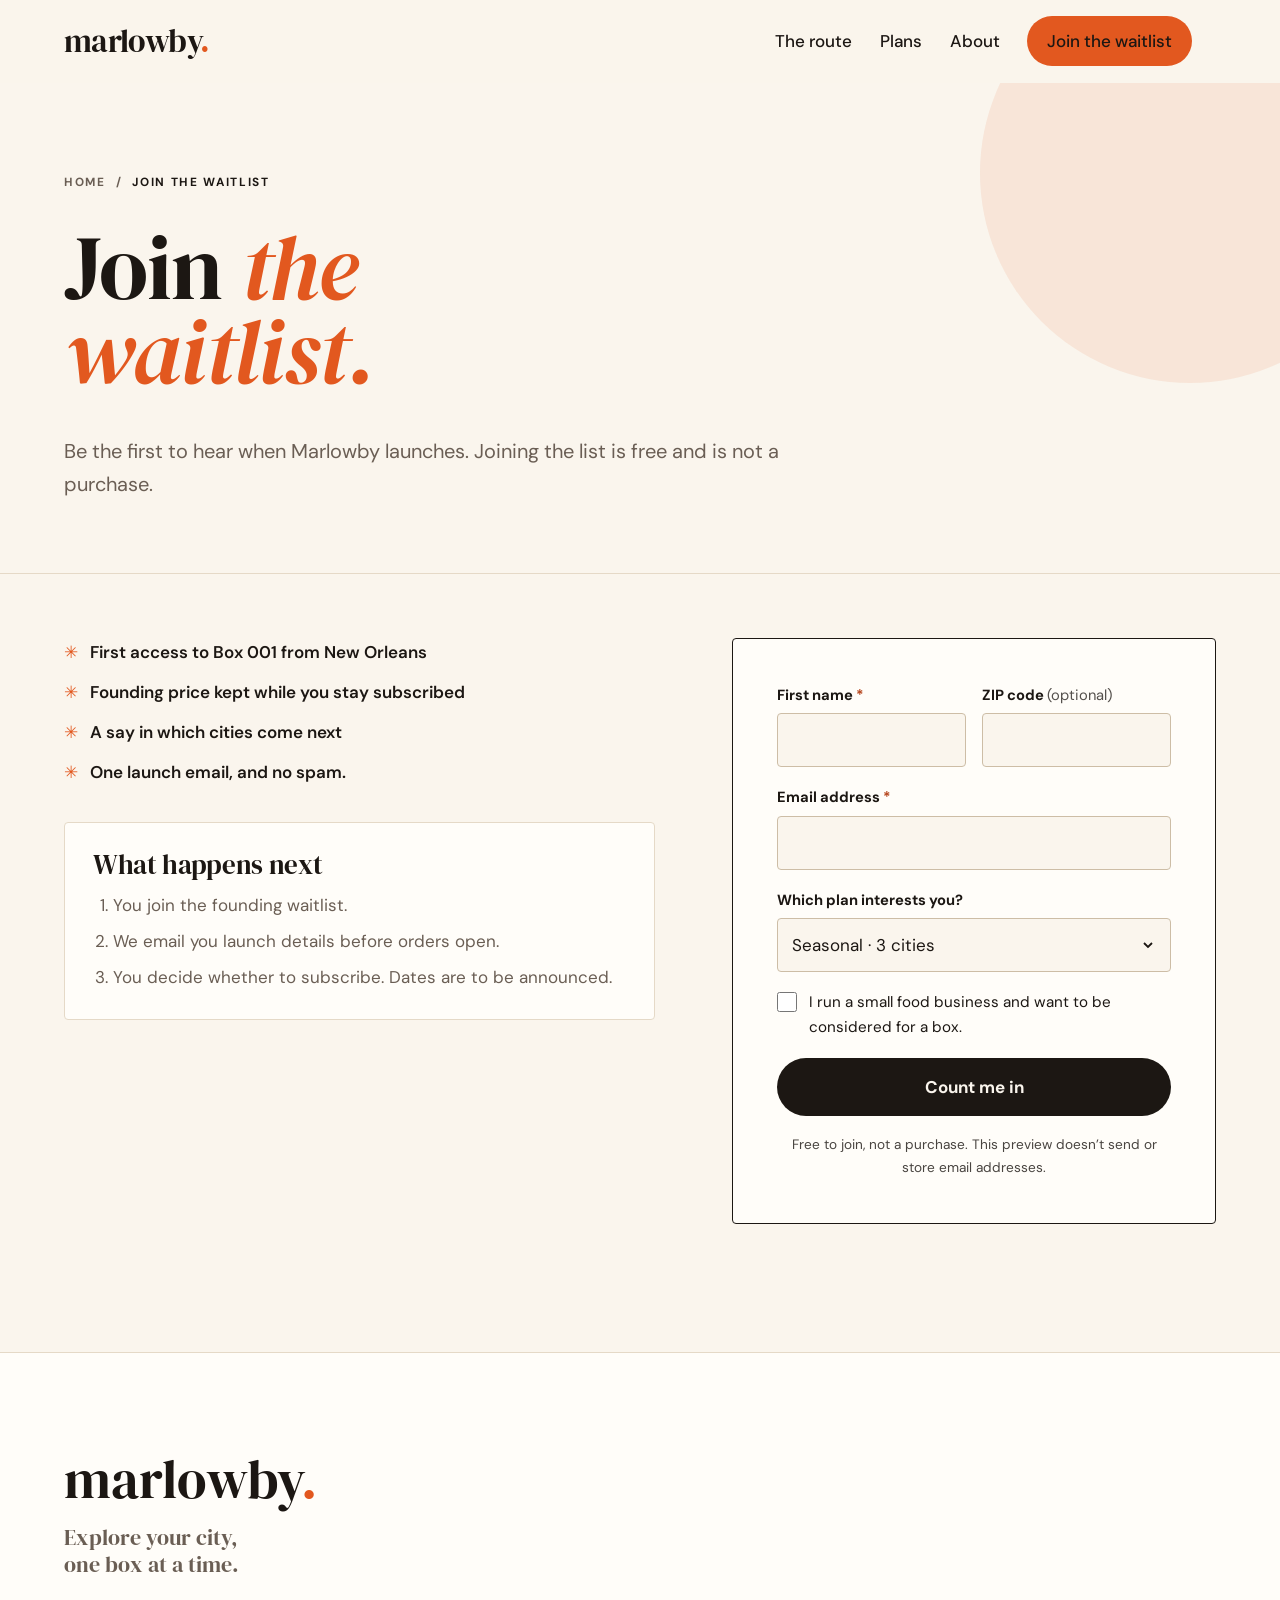
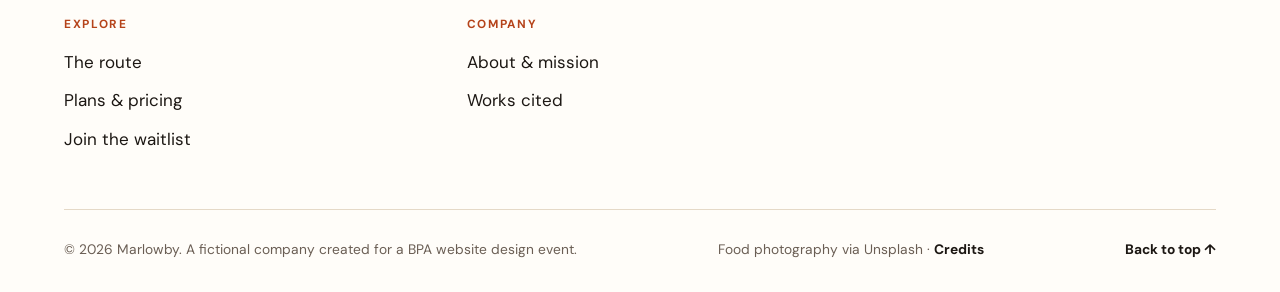
<file: join.html>
<!doctype html>
<html lang="en">
  <head>
    <meta charset="utf-8">
    <meta name="viewport" content="width=device-width, initial-scale=1">
    <meta name="theme-color" content="#faf5ed">
    <meta name="description" content="Join the Marlowby founding waitlist for launch pricing and first access to Box 001 from New Orleans.">
    <meta property="og:title" content="Join the Waitlist — Marlowby">
    <meta property="og:description" content="Join the Marlowby founding waitlist for launch pricing and first access to Box 001 from New Orleans.">
    <meta property="og:type" content="website">
    <title>Join the Waitlist — Marlowby</title>
    <link rel="icon" href="images/favicon.svg" type="image/svg+xml">
    <link rel="preconnect" href="https://fonts.googleapis.com">
    <link rel="preconnect" href="https://fonts.gstatic.com" crossorigin>
    <link rel="stylesheet" href="https://fonts.googleapis.com/css2?family=DM+Sans:ital,wght@0,400..800;1,400&amp;family=DM+Serif+Display:ital@0;1&amp;display=swap">
    <link rel="stylesheet" href="css/styles.css">
    <script src="js/data.js" defer></script>
    <script src="js/main.js" defer></script>
  </head>
  <body>
    <a class="skip-link" href="#main">Skip to content</a>
    <header class="site-header">
      <a class="wordmark" href="index.html" aria-label="Marlowby home">marlowby<span>.</span></a>
      <nav class="primary-nav" id="primary-nav" aria-label="Main navigation">
        <a href="route.html">The route</a>
        <a href="plans.html">Plans</a>
        <a href="about.html">About</a>
        <a class="nav-cta" href="join.html" aria-current="page">Join the waitlist</a>
      </nav>
      <div class="header-tools">
        <button class="menu-toggle" type="button" aria-expanded="false" aria-controls="primary-nav">
          <span class="menu-toggle-label">Menu</span><span class="menu-icon" aria-hidden="true"><i></i><i></i></span>
        </button>
      </div>
    </header>

    <main id="main" tabindex="-1">
      <header class="page-header">
        <div class="inner">
          <nav class="breadcrumb" aria-label="Breadcrumb"><a href="index.html">Home</a><span aria-hidden="true">/</span><span aria-current="page">Join the waitlist</span></nav>
          <h1>Join <em>the waitlist.</em></h1>
          <p class="lede">Be the first to hear when Marlowby launches. Joining the list is free and is not a purchase.</p>
        </div>
      </header>

      <section class="section section-sm" id="join">
        <div class="inner two-col">
          <div>
            <ul class="ticks" style="margin-top:0">
              <li>First access to Box 001 from New Orleans</li>
              <li>Founding price kept while you stay subscribed</li>
              <li>A say in which cities come next</li>
              <li>One launch email, and no spam.</li>
            </ul>
            <div class="next-steps">
              <h2>What happens next</h2>
              <ol><li>You join the founding waitlist.</li><li>We email you launch details before orders open.</li><li>You decide whether to subscribe. Dates are to be announced.</li></ol>
            </div>
          </div>
          <div class="form-card">
          <form class="signup-form" id="page-signup" novalidate>
            <div class="field-row">
              <div class="field"><label for="page-signup-name">First name <span class="req" aria-hidden="true">*</span></label><input id="page-signup-name" name="name" autocomplete="given-name" required></div>
              <div class="field"><label for="page-signup-zip">ZIP code <span class="optional">(optional)</span></label><input id="page-signup-zip" name="zip" inputmode="numeric" maxlength="5" autocomplete="postal-code"></div>
            </div>
            <div class="field"><label for="page-signup-email">Email address <span class="req" aria-hidden="true">*</span></label><input id="page-signup-email" name="email" type="email" autocomplete="email" required></div>
            <div class="field">
              <label for="page-signup-plan">Which plan interests you?</label>
              <select id="page-signup-plan" name="plan">
                <option value="monthly">Monthly · 1 city at a time</option>
                <option value="season" selected>Seasonal · 3 cities</option>
                <option value="route">Full Route · all 12 cities</option>
                <option value="gift">A gift for someone</option>
                <option value="unsure">Not sure yet</option>
              </select>
            </div>
            <label class="check"><input type="checkbox" name="maker"> <span>I run a small food business and want to be considered for a box.</span></label>
            <p class="form-message" id="page-signup-msg" role="alert" aria-live="polite"></p>
            <button class="button button-ink button-block" type="submit">Count me in </button>
            <p class="privacy-note">Free to join, not a purchase. This preview doesn’t send or store email addresses.</p>
          </form>

          </div>
        </div>
      </section>

    </main>
    <footer class="site-footer">
      <div class="footer-top">
        <div class="footer-brand">
          <a class="footer-big" href="index.html" aria-label="Marlowby home">marlowby<span>.</span></a>
          <p>Explore your city,<br>one box at a time.</p>
        </div>
        <nav class="footer-col" aria-label="Explore">
          <h2>Explore</h2>
          <a href="route.html">The route</a>
          <a href="plans.html">Plans &amp; pricing</a>
          <a href="join.html">Join the waitlist</a>
        </nav>
        <nav class="footer-col" aria-label="Company">
          <h2>Company</h2>
          <a href="about.html">About &amp; mission</a>
          <a href="works-cited.html">Works cited</a>
        </nav>
      </div>
      <div class="footer-bottom">
        <span>© 2026 Marlowby. A fictional company created for a BPA website design event.</span>
        <span>Food photography via Unsplash · <a href="works-cited.html">Credits</a></span>
        <a href="#main">Back to top ↑</a>
      </div>
    </footer>
  </body>
</html>
</file>
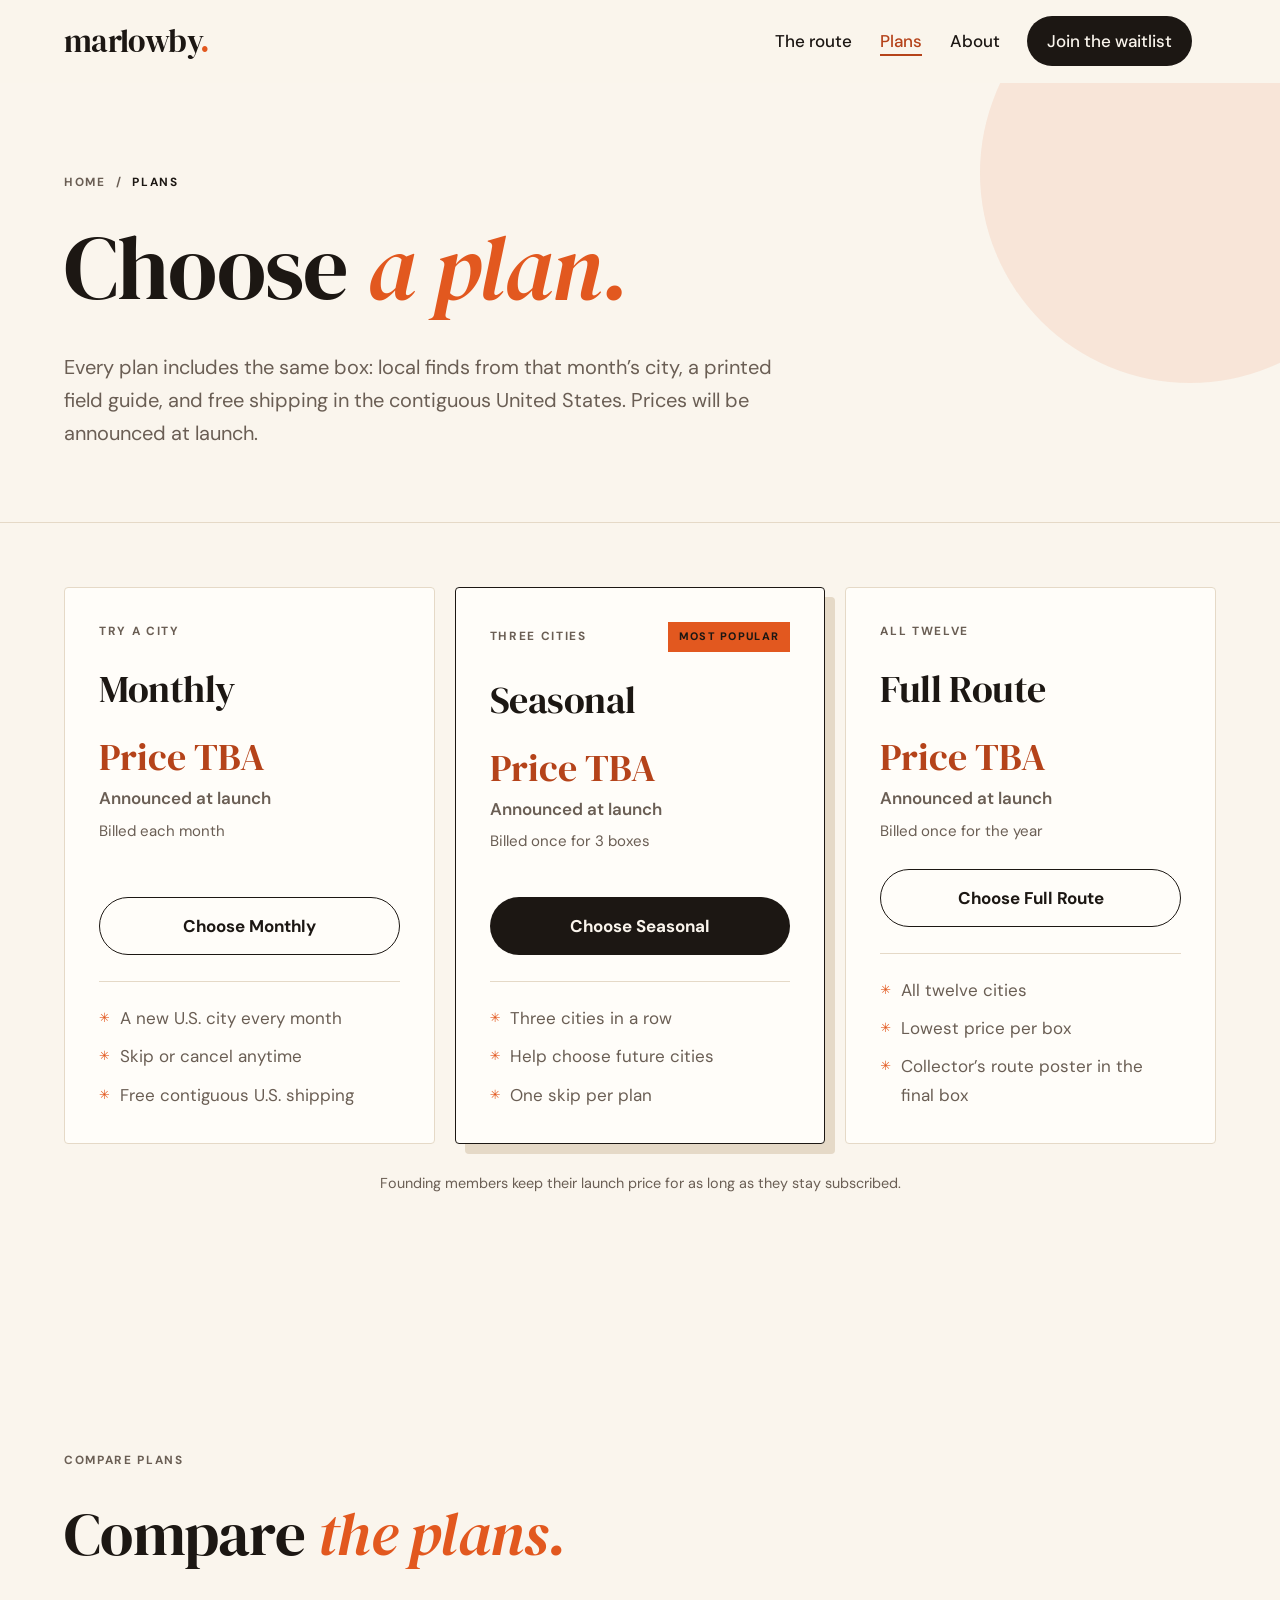
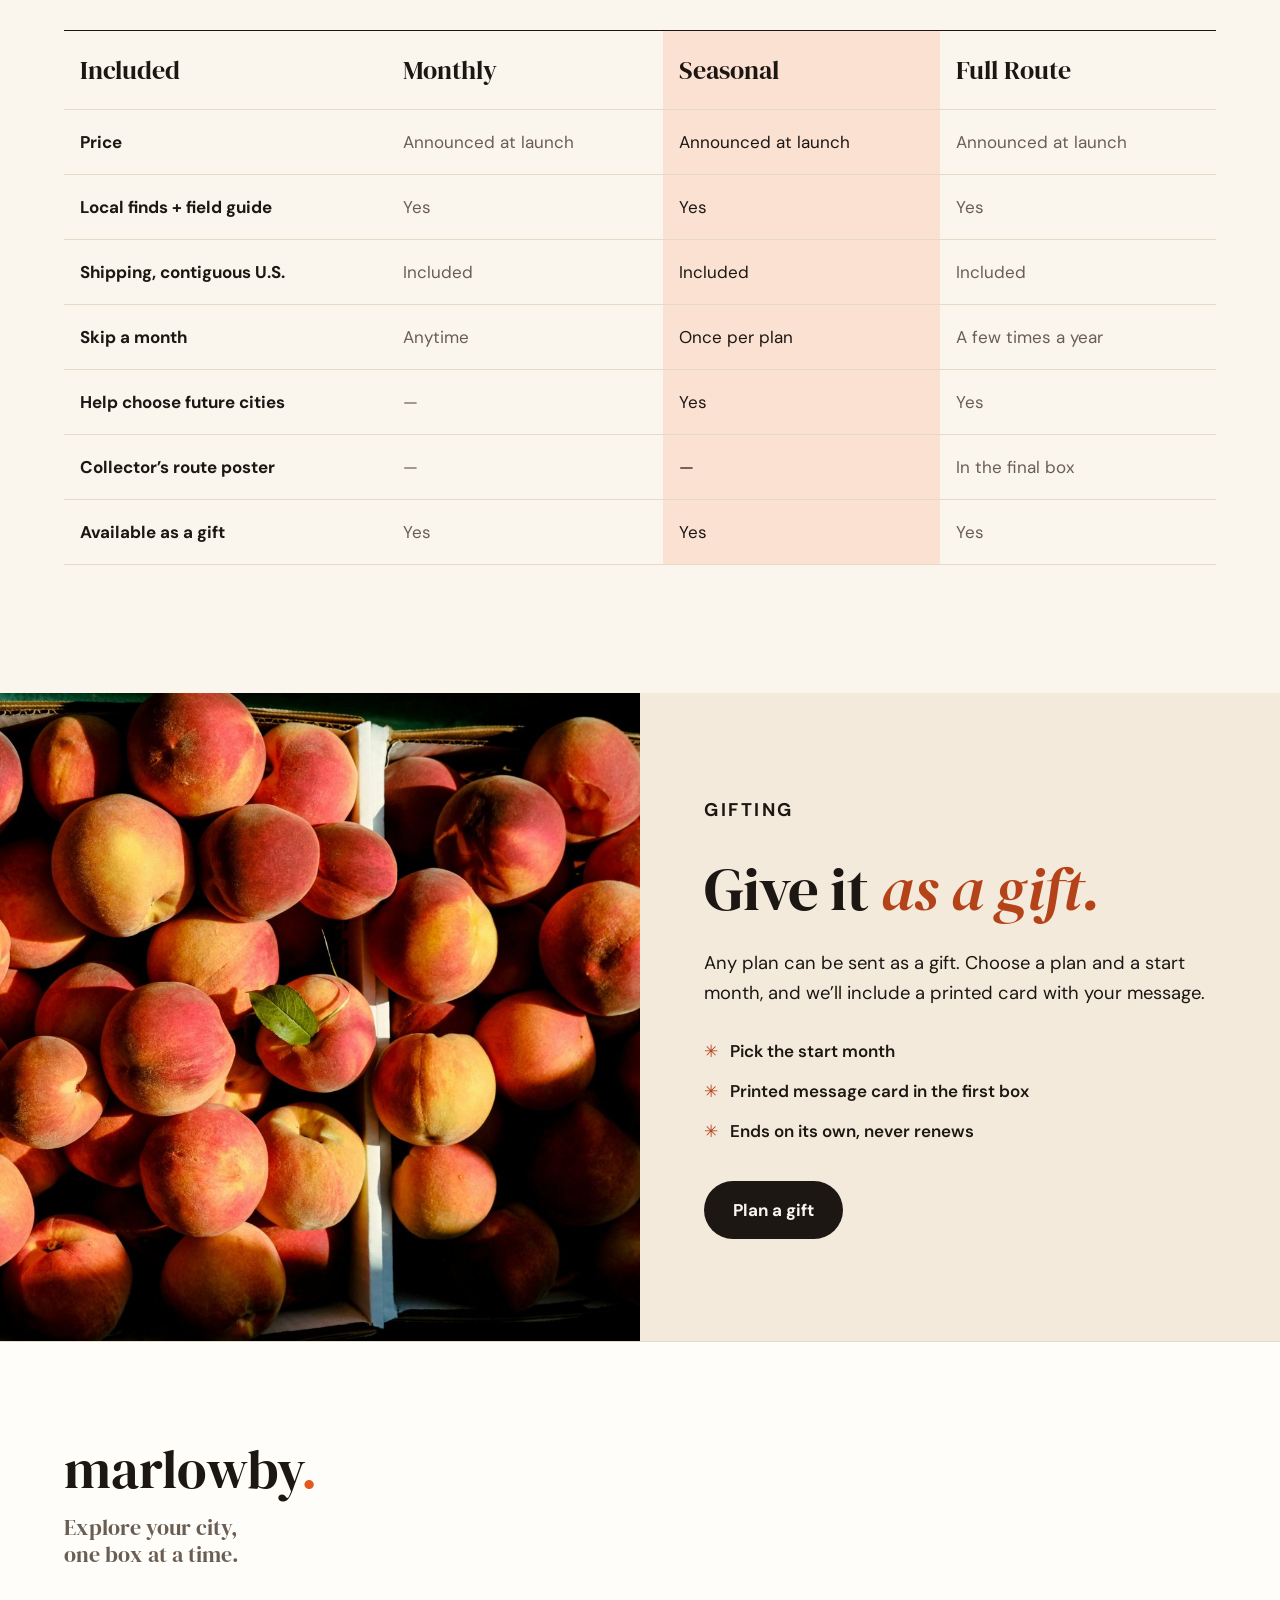
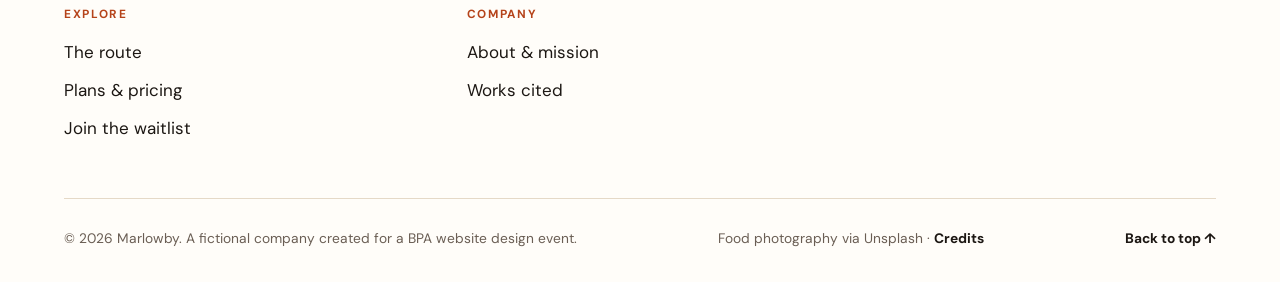
<file: plans.html>
<!doctype html>
<html lang="en">
  <head>
    <meta charset="utf-8">
    <meta name="viewport" content="width=device-width, initial-scale=1">
    <meta name="theme-color" content="#faf5ed">
    <meta name="description" content="Marlowby plans: Monthly, Seasonal for three cities, or the Full Route for all twelve. Prices announced at launch. Free shipping in the contiguous U.S.">
    <meta property="og:title" content="Plans & Pricing — Marlowby">
    <meta property="og:description" content="Marlowby plans: Monthly, Seasonal for three cities, or the Full Route for all twelve. Prices announced at launch. Free shipping in the contiguous U.S.">
    <meta property="og:type" content="website">
    <title>Plans & Pricing — Marlowby</title>
    <link rel="icon" href="images/favicon.svg" type="image/svg+xml">
    <link rel="preconnect" href="https://fonts.googleapis.com">
    <link rel="preconnect" href="https://fonts.gstatic.com" crossorigin>
    <link rel="stylesheet" href="https://fonts.googleapis.com/css2?family=DM+Sans:ital,wght@0,400..800;1,400&amp;family=DM+Serif+Display:ital@0;1&amp;display=swap">
    <link rel="stylesheet" href="css/styles.css">
    <script src="js/data.js" defer></script>
    <script src="js/main.js" defer></script>
  </head>
  <body>
    <a class="skip-link" href="#main">Skip to content</a>
    <header class="site-header">
      <a class="wordmark" href="index.html" aria-label="Marlowby home">marlowby<span>.</span></a>
      <nav class="primary-nav" id="primary-nav" aria-label="Main navigation">
        <a href="route.html">The route</a>
        <a href="plans.html" aria-current="page">Plans</a>
        <a href="about.html">About</a>
        <a class="nav-cta" href="join.html">Join the waitlist</a>
      </nav>
      <div class="header-tools">
        <button class="menu-toggle" type="button" aria-expanded="false" aria-controls="primary-nav">
          <span class="menu-toggle-label">Menu</span><span class="menu-icon" aria-hidden="true"><i></i><i></i></span>
        </button>
      </div>
    </header>

    <main id="main" tabindex="-1">
      <header class="page-header">
        <div class="inner">
          <nav class="breadcrumb" aria-label="Breadcrumb"><a href="index.html">Home</a><span aria-hidden="true">/</span><span aria-current="page">Plans</span></nav>
          <h1>Choose <em>a plan.</em></h1>
          <p class="lede">Every plan includes the same box: local finds from that month’s city, a printed field guide, and free shipping in the contiguous United States. Prices will be announced at launch.</p>
        </div>
      </header>

      <section class="section section-sm">
        <div class="inner">
          <h2 class="sr-only">Plans</h2>
          <div class="plan-cards" data-plan-cards></div>
          <p class="fine center">Founding members keep their launch price for as long as they stay subscribed.</p>
        </div>
      </section>


      <section class="section">
        <div class="inner">
          <p class="kicker"><span>Compare plans</span></p>
          <h2 class="gap-lg">Compare <em>the plans.</em></h2>
          <div class="table-wrap" tabindex="0" role="region" aria-label="Plan comparison table">
            <table class="compare">
              <caption class="sr-only">Comparison of Marlowby subscription plans</caption>
              <thead><tr><th scope="col">Included</th><th scope="col">Monthly</th><th scope="col">Seasonal</th><th scope="col">Full Route</th></tr></thead>
              <tbody>
                <tr><th scope="row">Price</th><td>Announced at launch</td><td>Announced at launch</td><td>Announced at launch</td></tr>
                <tr><th scope="row">Local finds + field guide</th><td>Yes</td><td>Yes</td><td>Yes</td></tr>
                <tr><th scope="row">Shipping, contiguous U.S.</th><td>Included</td><td>Included</td><td>Included</td></tr>
                <tr><th scope="row">Skip a month</th><td>Anytime</td><td>Once per plan</td><td>A few times a year</td></tr>
                <tr><th scope="row">Help choose future cities</th><td>—</td><td>Yes</td><td>Yes</td></tr>
                <tr><th scope="row">Collector’s route poster</th><td>—</td><td>—</td><td>In the final box</td></tr>
                <tr><th scope="row">Available as a gift</th><td>Yes</td><td>Yes</td><td>Yes</td></tr>
              </tbody>
            </table>
          </div>
        </div>
      </section>

      <section class="split-photo orange">
        <div class="photo"><img src="images/food/peaches.jpg" data-fallback="https://images.unsplash.com/photo-1692561796478-3c43d6656e42?auto=format&amp;fit=crop&amp;w=1100&amp;q=80" alt="A box of fresh peaches" loading="lazy"></div>
        <div class="copy">
          <p class="kicker"><span>Gifting</span></p>
          <h2>Give it <em>as a gift.</em></h2>
          <p>Any plan can be sent as a gift. Choose a plan and a start month, and we’ll include a printed card with your message.</p>
          <ul class="ticks"><li>Pick the start month</li><li>Printed message card in the first box</li><li>Ends on its own, never renews</li></ul>
          <a class="button button-ink" href="join.html?plan=gift">Plan a gift</a>
        </div>
      </section>

    </main>
    <footer class="site-footer">
      <div class="footer-top">
        <div class="footer-brand">
          <a class="footer-big" href="index.html" aria-label="Marlowby home">marlowby<span>.</span></a>
          <p>Explore your city,<br>one box at a time.</p>
        </div>
        <nav class="footer-col" aria-label="Explore">
          <h2>Explore</h2>
          <a href="route.html">The route</a>
          <a href="plans.html">Plans &amp; pricing</a>
          <a href="join.html">Join the waitlist</a>
        </nav>
        <nav class="footer-col" aria-label="Company">
          <h2>Company</h2>
          <a href="about.html">About &amp; mission</a>
          <a href="works-cited.html">Works cited</a>
        </nav>
      </div>
      <div class="footer-bottom">
        <span>© 2026 Marlowby. A fictional company created for a BPA website design event.</span>
        <span>Food photography via Unsplash · <a href="works-cited.html">Credits</a></span>
        <a href="#main">Back to top ↑</a>
      </div>
    </footer>
  </body>
</html>
</file>
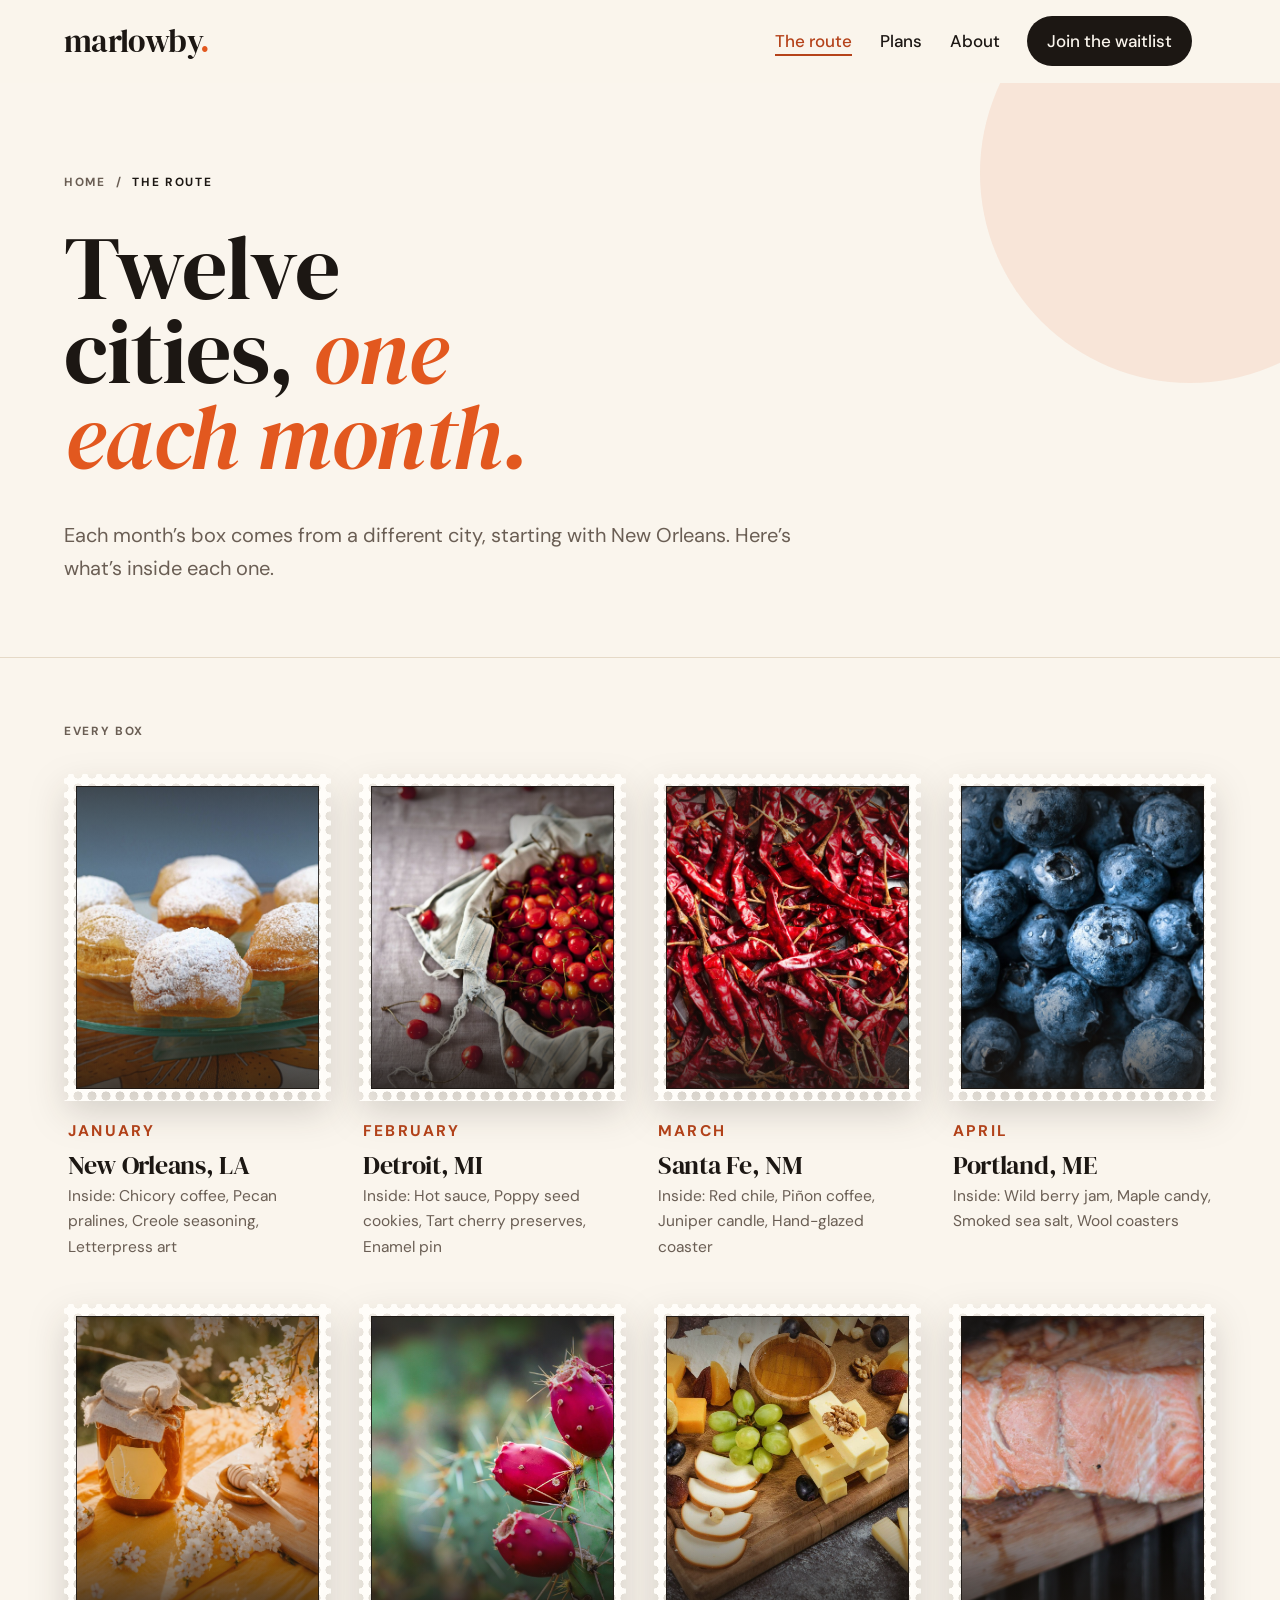
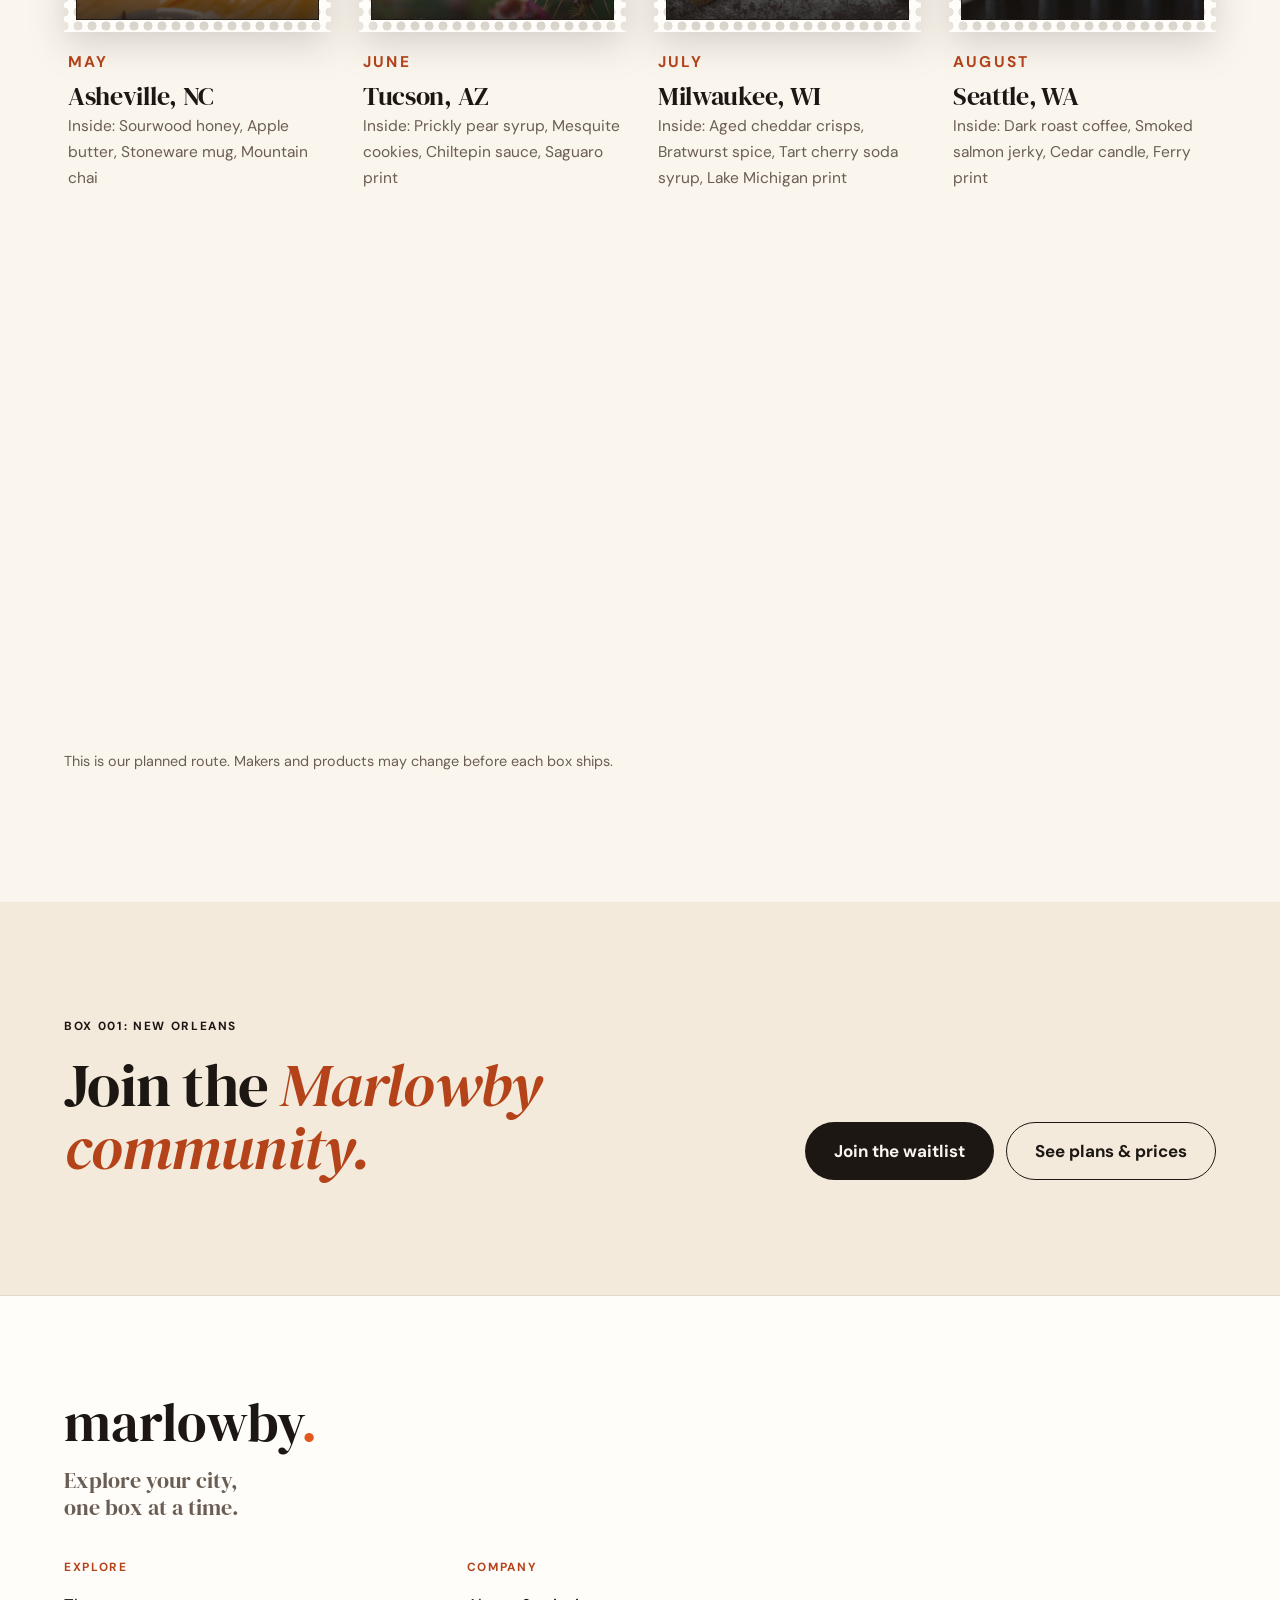
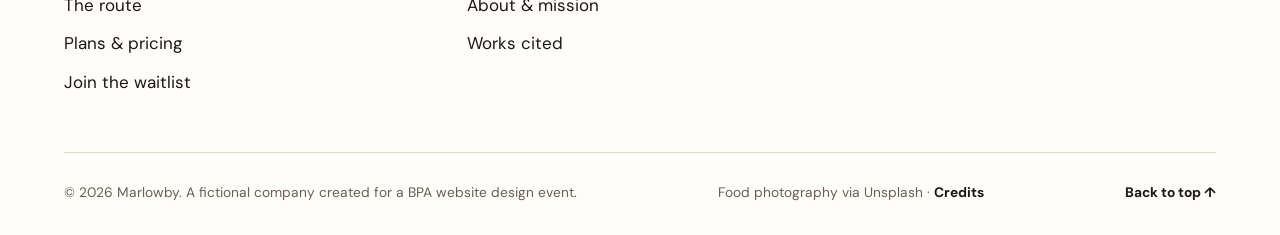
<file: route.html>
<!doctype html>
<html lang="en">
  <head>
    <meta charset="utf-8">
    <meta name="viewport" content="width=device-width, initial-scale=1">
    <meta name="theme-color" content="#faf5ed">
    <meta name="description" content="The Marlowby route: twelve U.S. cities and their local products, one box each month, starting with New Orleans.">
    <meta property="og:title" content="The Route — Marlowby">
    <meta property="og:description" content="The Marlowby route: twelve U.S. cities and their local products, one box each month, starting with New Orleans.">
    <meta property="og:type" content="website">
    <title>The Route — Marlowby</title>
    <link rel="icon" href="images/favicon.svg" type="image/svg+xml">
    <link rel="preconnect" href="https://fonts.googleapis.com">
    <link rel="preconnect" href="https://fonts.gstatic.com" crossorigin>
    <link rel="stylesheet" href="https://fonts.googleapis.com/css2?family=DM+Sans:ital,wght@0,400..800;1,400&amp;family=DM+Serif+Display:ital@0;1&amp;display=swap">
    <link rel="stylesheet" href="css/styles.css">
    <script src="js/data.js" defer></script>
    <script src="js/main.js" defer></script>
  </head>
  <body>
    <a class="skip-link" href="#main">Skip to content</a>
    <header class="site-header">
      <a class="wordmark" href="index.html" aria-label="Marlowby home">marlowby<span>.</span></a>
      <nav class="primary-nav" id="primary-nav" aria-label="Main navigation">
        <a href="route.html" aria-current="page">The route</a>
        <a href="plans.html">Plans</a>
        <a href="about.html">About</a>
        <a class="nav-cta" href="join.html">Join the waitlist</a>
      </nav>
      <div class="header-tools">
        <button class="menu-toggle" type="button" aria-expanded="false" aria-controls="primary-nav">
          <span class="menu-toggle-label">Menu</span><span class="menu-icon" aria-hidden="true"><i></i><i></i></span>
        </button>
      </div>
    </header>

    <main id="main" tabindex="-1">
      <header class="page-header">
        <div class="inner">
          <nav class="breadcrumb" aria-label="Breadcrumb"><a href="index.html">Home</a><span aria-hidden="true">/</span><span aria-current="page">The route</span></nav>
          <h1>Twelve cities, <em>one each month.</em></h1>
          <p class="lede">Each month’s box comes from a different city, starting with New Orleans. Here’s what’s inside each one.</p>
        </div>
      </header>

      <section class="section section-sm">
        <div class="inner">
          <p class="kicker"><span>Every box</span></p>
          <h2 class="sr-only">Every box</h2>
          <div class="stamp-grid" data-city-grid></div>
          <noscript><p>Turn on JavaScript to see all twelve boxes.</p></noscript>
          <p class="fine">This is our planned route. Makers and products may change before each box ships.</p>
        </div>
      </section>
      <section class="cta-band">
        <div>
          <span class="label">Box 001: New Orleans</span>
          <h2>Join the <em>Marlowby community.</em></h2>
        </div>
        <div class="cta-actions">
          <a class="button button-ink" href="join.html">Join the waitlist </a>
          <a class="button button-line" href="plans.html">See plans &amp; prices</a>
        </div>
      </section>

    </main>
    <footer class="site-footer">
      <div class="footer-top">
        <div class="footer-brand">
          <a class="footer-big" href="index.html" aria-label="Marlowby home">marlowby<span>.</span></a>
          <p>Explore your city,<br>one box at a time.</p>
        </div>
        <nav class="footer-col" aria-label="Explore">
          <h2>Explore</h2>
          <a href="route.html">The route</a>
          <a href="plans.html">Plans &amp; pricing</a>
          <a href="join.html">Join the waitlist</a>
        </nav>
        <nav class="footer-col" aria-label="Company">
          <h2>Company</h2>
          <a href="about.html">About &amp; mission</a>
          <a href="works-cited.html">Works cited</a>
        </nav>
      </div>
      <div class="footer-bottom">
        <span>© 2026 Marlowby. A fictional company created for a BPA website design event.</span>
        <span>Food photography via Unsplash · <a href="works-cited.html">Credits</a></span>
        <a href="#main">Back to top ↑</a>
      </div>
    </footer>
  </body>
</html>
</file>
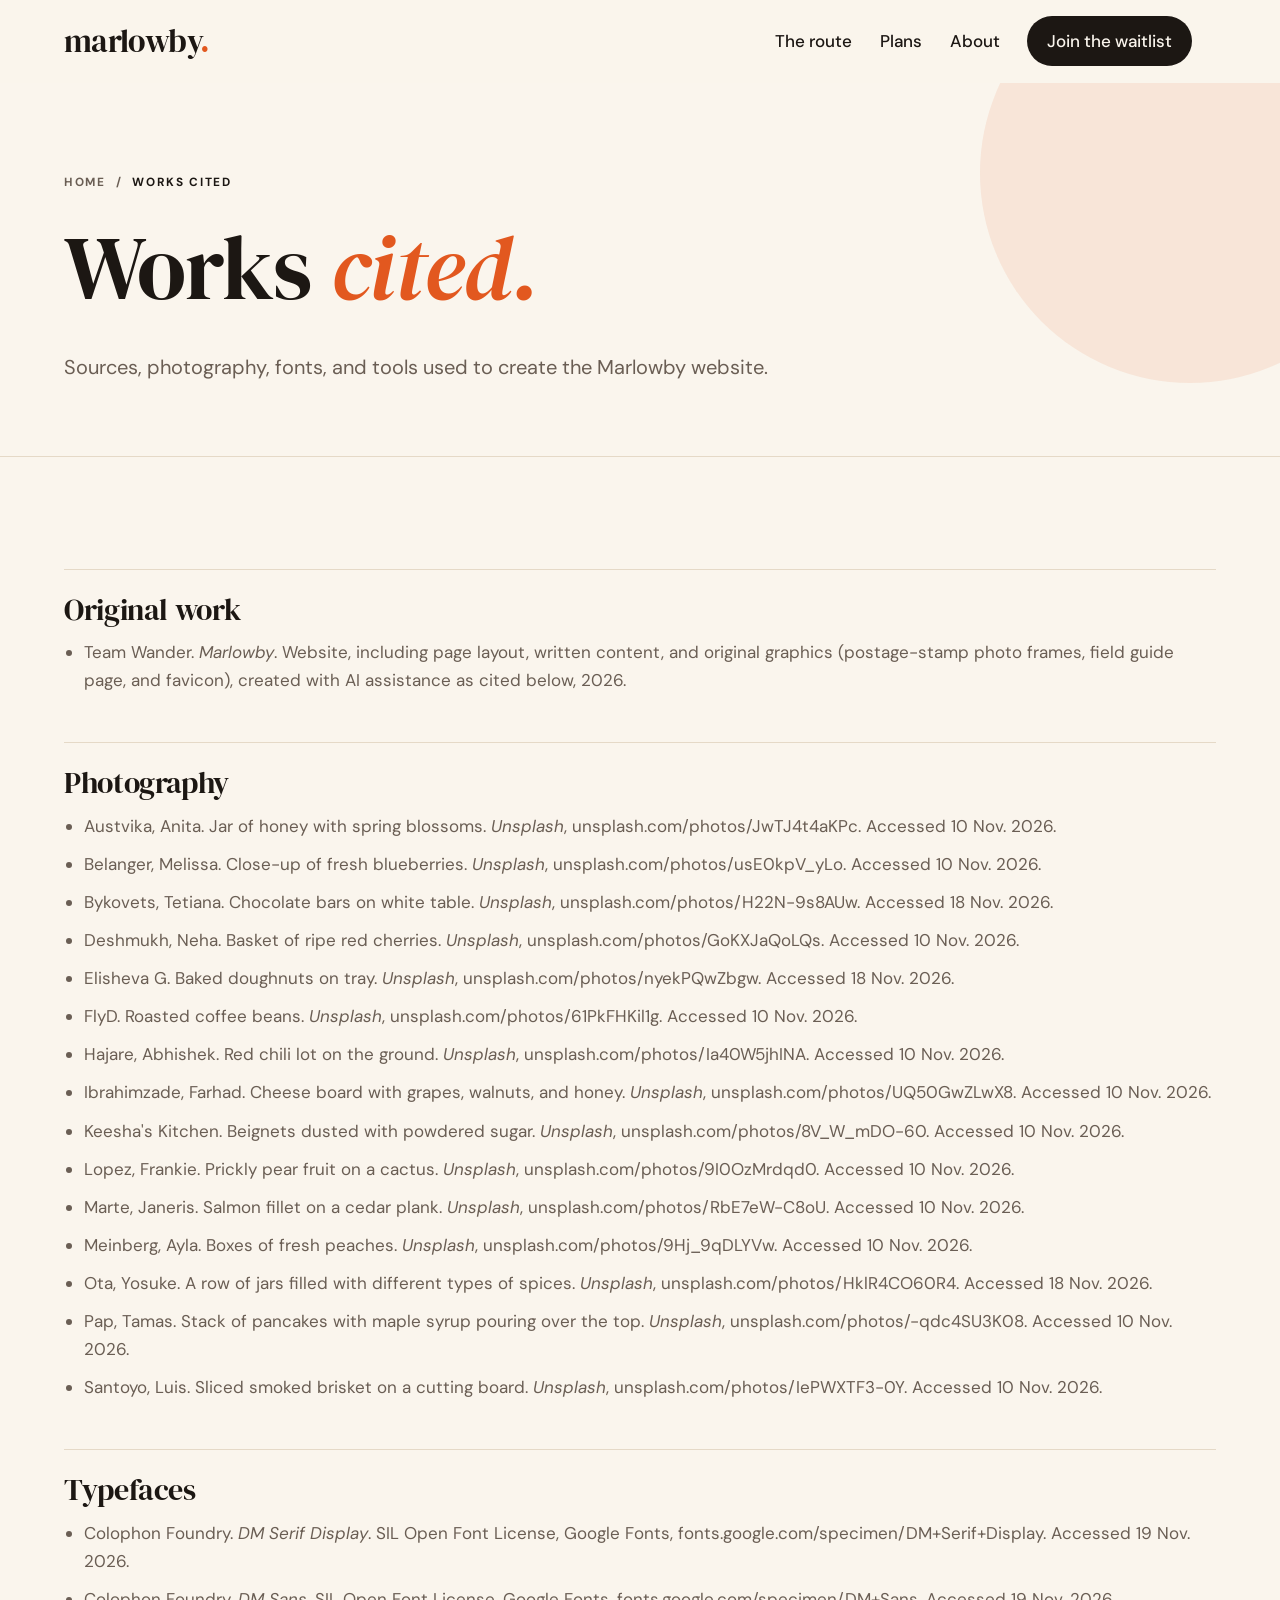
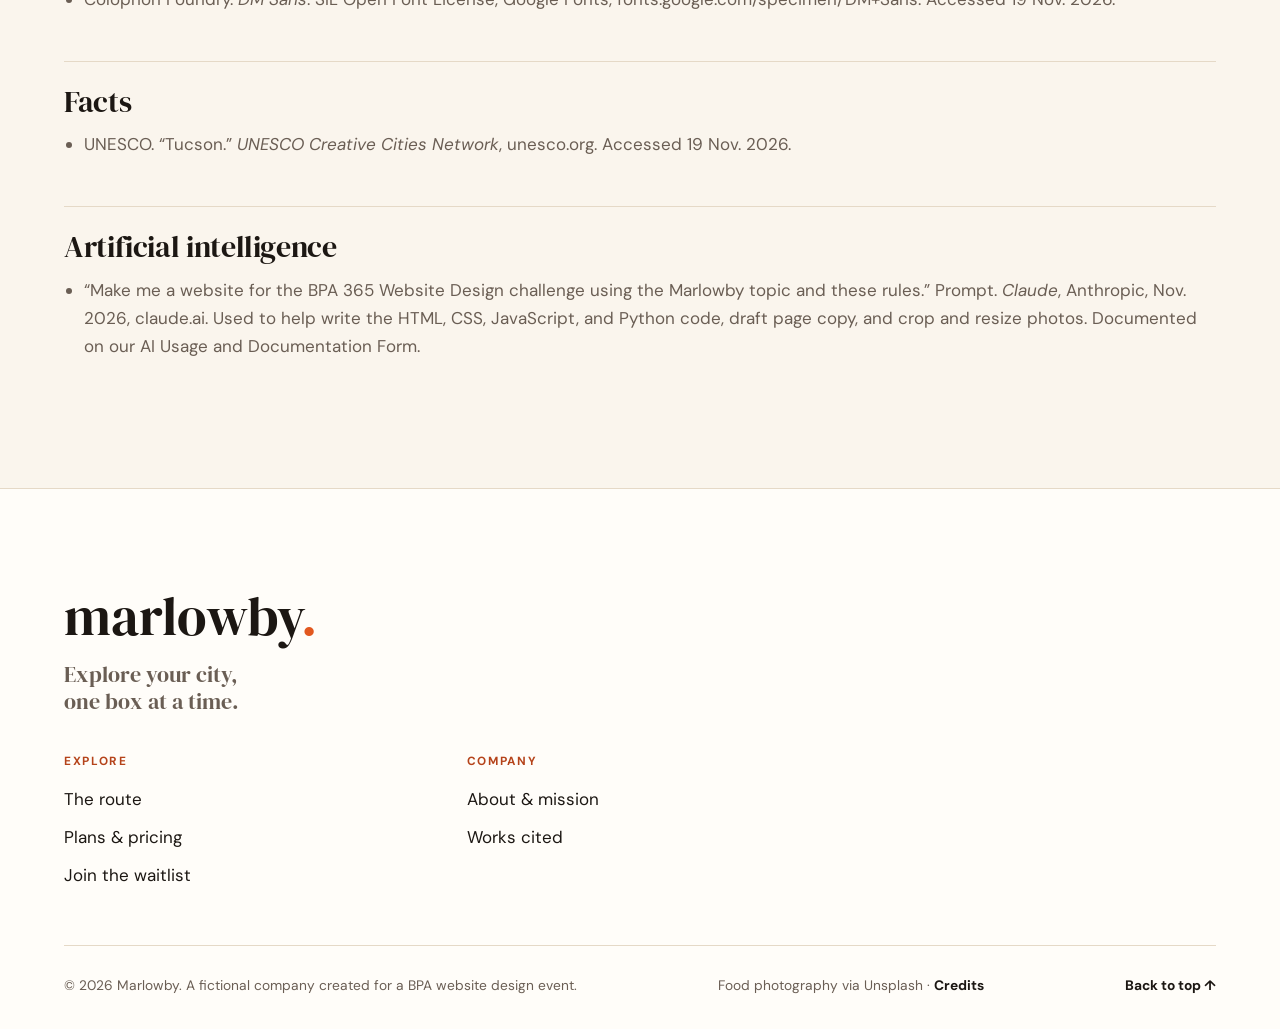
<file: works-cited.html>
<!doctype html>
<html lang="en">
  <head>
    <meta charset="utf-8">
    <meta name="viewport" content="width=device-width, initial-scale=1">
    <meta name="theme-color" content="#faf5ed">
    <meta name="description" content="Sources, photography, fonts, and tools used to create the Marlowby website.">
    <meta property="og:title" content="Works Cited — Marlowby">
    <meta property="og:description" content="Sources, photography, fonts, and tools used to create the Marlowby website.">
    <meta property="og:type" content="website">
    <title>Works Cited — Marlowby</title>
    <link rel="icon" href="images/favicon.svg" type="image/svg+xml">
    <link rel="preconnect" href="https://fonts.googleapis.com">
    <link rel="preconnect" href="https://fonts.gstatic.com" crossorigin>
    <link rel="stylesheet" href="https://fonts.googleapis.com/css2?family=DM+Sans:ital,wght@0,400..800;1,400&amp;family=DM+Serif+Display:ital@0;1&amp;display=swap">
    <link rel="stylesheet" href="css/styles.css">
    <script src="js/data.js" defer></script>
    <script src="js/main.js" defer></script>
  </head>
  <body>
    <a class="skip-link" href="#main">Skip to content</a>
    <header class="site-header">
      <a class="wordmark" href="index.html" aria-label="Marlowby home">marlowby<span>.</span></a>
      <nav class="primary-nav" id="primary-nav" aria-label="Main navigation">
        <a href="route.html">The route</a>
        <a href="plans.html">Plans</a>
        <a href="about.html">About</a>
        <a class="nav-cta" href="join.html">Join the waitlist</a>
      </nav>
      <div class="header-tools">
        <button class="menu-toggle" type="button" aria-expanded="false" aria-controls="primary-nav">
          <span class="menu-toggle-label">Menu</span><span class="menu-icon" aria-hidden="true"><i></i><i></i></span>
        </button>
      </div>
    </header>

    <main id="main" tabindex="-1">
      <header class="page-header">
        <div class="inner">
          <nav class="breadcrumb" aria-label="Breadcrumb"><a href="index.html">Home</a><span aria-hidden="true">/</span><span aria-current="page">Works cited</span></nav>
          <h1>Works <em>cited.</em></h1>
          <p class="lede">Sources, photography, fonts, and tools used to create the Marlowby website.</p>
        </div>
      </header>

      <section class="section section-sm">
        <div class="inner narrow cited">
          <h2>Original work</h2>
          <ul><li>Team Wander. <em>Marlowby</em>. Website, including page layout, written content, and original graphics (postage-stamp photo frames, field guide page, and favicon), created with AI assistance as cited below, 2026.</li></ul>
          <h2>Photography</h2>
          <ul>
            <li>Austvika, Anita. Jar of honey with spring blossoms. <em>Unsplash</em>, unsplash.com/photos/JwTJ4t4aKPc. Accessed 10 Nov. 2026.</li>
            <li>Belanger, Melissa. Close-up of fresh blueberries. <em>Unsplash</em>, unsplash.com/photos/usE0kpV_yLo. Accessed 10 Nov. 2026.</li>
            <li>Bykovets, Tetiana. Chocolate bars on white table. <em>Unsplash</em>, unsplash.com/photos/H22N-9s8AUw. Accessed 18 Nov. 2026.</li>
            <li>Deshmukh, Neha. Basket of ripe red cherries. <em>Unsplash</em>, unsplash.com/photos/GoKXJaQoLQs. Accessed 10 Nov. 2026.</li>
            <li>Elisheva G. Baked doughnuts on tray. <em>Unsplash</em>, unsplash.com/photos/nyekPQwZbgw. Accessed 18 Nov. 2026.</li>
            <li>FlyD. Roasted coffee beans. <em>Unsplash</em>, unsplash.com/photos/61PkFHKil1g. Accessed 10 Nov. 2026.</li>
            <li>Hajare, Abhishek. Red chili lot on the ground. <em>Unsplash</em>, unsplash.com/photos/Ia40W5jhINA. Accessed 10 Nov. 2026.</li>
            <li>Ibrahimzade, Farhad. Cheese board with grapes, walnuts, and honey. <em>Unsplash</em>, unsplash.com/photos/UQ50GwZLwX8. Accessed 10 Nov. 2026.</li>
            <li>Keesha's Kitchen. Beignets dusted with powdered sugar. <em>Unsplash</em>, unsplash.com/photos/8V_W_mDO-60. Accessed 10 Nov. 2026.</li>
            <li>Lopez, Frankie. Prickly pear fruit on a cactus. <em>Unsplash</em>, unsplash.com/photos/9I0OzMrdqd0. Accessed 10 Nov. 2026.</li>
            <li>Marte, Janeris. Salmon fillet on a cedar plank. <em>Unsplash</em>, unsplash.com/photos/RbE7eW-C8oU. Accessed 10 Nov. 2026.</li>
            <li>Meinberg, Ayla. Boxes of fresh peaches. <em>Unsplash</em>, unsplash.com/photos/9Hj_9qDLYVw. Accessed 10 Nov. 2026.</li>
            <li>Ota, Yosuke. A row of jars filled with different types of spices. <em>Unsplash</em>, unsplash.com/photos/HklR4CO60R4. Accessed 18 Nov. 2026.</li>
            <li>Pap, Tamas. Stack of pancakes with maple syrup pouring over the top. <em>Unsplash</em>, unsplash.com/photos/-qdc4SU3K08. Accessed 10 Nov. 2026.</li>
            <li>Santoyo, Luis. Sliced smoked brisket on a cutting board. <em>Unsplash</em>, unsplash.com/photos/IePWXTF3-0Y. Accessed 10 Nov. 2026.</li>
          </ul>
          <h2>Typefaces</h2>
          <ul>
            <li>Colophon Foundry. <em>DM Serif Display</em>. SIL Open Font License, Google Fonts, fonts.google.com/specimen/DM+Serif+Display. Accessed 19 Nov. 2026.</li>
            <li>Colophon Foundry. <em>DM Sans</em>. SIL Open Font License, Google Fonts, fonts.google.com/specimen/DM+Sans. Accessed 19 Nov. 2026.</li>
          </ul>
          <h2>Facts</h2>
          <ul><li>UNESCO. “Tucson.” <em>UNESCO Creative Cities Network</em>, unesco.org. Accessed 19 Nov. 2026.</li></ul>
          <h2>Artificial intelligence</h2>
          <ul><li>“Make me a website for the BPA 365 Website Design challenge using the Marlowby topic and these rules.” Prompt. <em>Claude</em>, Anthropic, Nov. 2026, claude.ai. Used to help write the HTML, CSS, JavaScript, and Python code, draft page copy, and crop and resize photos. Documented on our AI Usage and Documentation Form.</li></ul>
        </div>
      </section>

    </main>
    <footer class="site-footer">
      <div class="footer-top">
        <div class="footer-brand">
          <a class="footer-big" href="index.html" aria-label="Marlowby home">marlowby<span>.</span></a>
          <p>Explore your city,<br>one box at a time.</p>
        </div>
        <nav class="footer-col" aria-label="Explore">
          <h2>Explore</h2>
          <a href="route.html">The route</a>
          <a href="plans.html">Plans &amp; pricing</a>
          <a href="join.html">Join the waitlist</a>
        </nav>
        <nav class="footer-col" aria-label="Company">
          <h2>Company</h2>
          <a href="about.html">About &amp; mission</a>
          <a href="works-cited.html">Works cited</a>
        </nav>
      </div>
      <div class="footer-bottom">
        <span>© 2026 Marlowby. A fictional company created for a BPA website design event.</span>
        <span>Food photography via Unsplash · <a href="works-cited.html">Credits</a></span>
        <a href="#main">Back to top ↑</a>
      </div>
    </footer>
  </body>
</html>
</file>
<file: css/styles.css>
/* ==========================================================================
   Marlowby — styles.css   (hand-written, no framework)
   1 Tokens · 2 Base · 3 Header · 4 Buttons · 5 Shared blocks · 6 Home
   7 Stamps & photo cards · 8 Route & map · 9 City · 10 Plans & finder
   11 Inner pages · 12 Forms · 13 Search · 14 Footer · 15 Motion
   ========================================================================== */

/* 1. Tokens */
:root {
  --paper: #faf5ed;
  --paper-2: #f3eadb;
  --card: #fffdf9;
  --ink: #1c1713;
  --ink-2: #2a221c;
  --muted: #6a5e54;
  --line: #e5d9c7;
  --orange: #e2581f;        /* brand orange: fills, large type */
  --orange-text: #b5431a;   /* orange for small text on paper (AA) */
  --orange-deep: #9c3714;
  --orange-soft: #fbe1d2;
  --cream: #fff4e8;
  --field-border: #cdbda6;
  --map-dot: #d6c3a8;
  /* "Band" sections (feature blocks) and "hot" sections (highlight blocks).
     Light mode keeps them beige and white; dark mode turns them brown and orange. */
  --band-bg: var(--card);
  --band-fg: var(--ink);
  --band-muted: var(--muted);
  --band-line: var(--line);
  --hot-bg: var(--paper-2);
  --hot-fg: var(--ink);
  --hot-accent: var(--orange-text);
  --cta-bg: var(--ink);
  --cta-fg: var(--paper);
  --header-bg: rgba(250, 245, 237, .95);
  color-scheme: light;

  --serif: "DM Serif Display", "Iowan Old Style", Georgia, serif;
  --sans: "DM Sans", system-ui, -apple-system, "Segoe UI", Roboto, sans-serif;
  --pad: clamp(20px, 5vw, 72px);
  --max: 1280px;
  --ease: cubic-bezier(.22, 1, .36, 1);
}

/* 2. Base */
*, *::before, *::after { box-sizing: border-box; }
html { scroll-behavior: smooth; scroll-padding-top: 96px; -webkit-text-size-adjust: 100%; }
body { margin: 0; background: var(--paper); color: var(--ink); font: 400 1.0625rem/1.65 var(--sans); -webkit-font-smoothing: antialiased; }
img { display: block; max-width: 100%; height: auto; }
a { color: inherit; text-underline-offset: 3px; }
p { margin: 0 0 1em; }
p:last-child { margin-bottom: 0; }
h1, h2, h3 { font-family: var(--serif); font-weight: 400; line-height: 1.02; letter-spacing: -0.012em; margin: 0 0 .45em; text-wrap: balance; }
h1 { font-size: clamp(3.1rem, 7.6vw, 6.8rem); line-height: .94; }
h2 { font-size: clamp(2.3rem, 4.8vw, 4rem); }
h3 { font-size: 1.6rem; line-height: 1.12; }
h1 em, h2 em { color: var(--orange); }
ul, ol { margin: 0; padding: 0; }
button, input, select { font: inherit; color: inherit; }
::selection { background: var(--orange); color: #fff; }
:focus-visible { outline: 3px solid var(--orange); outline-offset: 3px; }
main:focus { outline: none; }
.sr-only { position: absolute !important; width: 1px; height: 1px; margin: -1px; padding: 0; overflow: hidden; clip: rect(0 0 0 0); white-space: nowrap; border: 0; }
.skip-link { position: absolute; left: 16px; top: -80px; z-index: 100; padding: 12px 18px; background: var(--ink); color: var(--paper); font-weight: 600; text-decoration: none; }
.skip-link:focus { top: 12px; }

.section { padding: clamp(84px, 10vw, 144px) var(--pad); }
.section > .inner, .inner { max-width: var(--max); margin-inline: auto; }
.section-sm { padding-top: clamp(40px, 5vw, 64px); }
.tint { background: var(--paper-2); }
.ink { background: var(--band-bg); color: var(--band-fg); border-block: 1px solid var(--band-line); }
.ink h2 em, .ink h1 em { color: var(--orange-text); }
.orange { background: var(--hot-bg); color: var(--hot-fg); }
.orange h2 em { color: var(--hot-accent); }
.center { text-align: center; }
.lede { font-size: 1.18rem; color: var(--muted); max-width: 52ch; }
.ink .lede, .ink p { color: var(--band-muted); }
.fine { font-size: .9rem; color: var(--muted); margin-top: 28px; }
.gap-lg { margin-bottom: clamp(40px, 5vw, 64px); }

.label, .kicker, .eyebrow, .breadcrumb, .chip, .meta {
  font-family: var(--sans); font-size: .74rem; font-weight: 700; letter-spacing: .14em; text-transform: uppercase;
}
.kicker { display: flex; align-items: center; gap: 14px; margin-bottom: 32px; color: var(--muted); }
.kicker b { color: var(--orange-text); font-weight: 700; }
.kicker i { width: 56px; height: 1.5px; background: currentColor; opacity: .5; }
.ink .kicker { color: var(--band-muted); }
.ink .kicker b { color: var(--orange-text); }
.orange .kicker { color: var(--ink); }
.orange .kicker b, .join-copy .kicker b { color: var(--hot-accent); }
.join-copy .kicker { color: var(--hot-fg); }
.chip { display: inline-flex; align-items: center; gap: 10px; padding: 8px 14px 8px 10px; border-radius: 999px; background: var(--card); border: 1px solid var(--line); color: var(--ink); }
.chip .dot { width: 9px; height: 9px; border-radius: 50%; background: var(--orange); box-shadow: 0 0 0 0 rgba(226, 88, 31, .6); animation: pulse 2s infinite; }
@keyframes pulse { to { box-shadow: 0 0 0 10px rgba(226, 88, 31, 0); } }

.heading-row { display: grid; grid-template-columns: 1.15fr .85fr; gap: 28px 64px; align-items: end; margin-bottom: clamp(44px, 6vw, 72px); }
.heading-row h2 { margin: 0; }
.heading-row p { color: var(--muted); font-size: 1.12rem; max-width: 46ch; margin: 0; }
.ink .heading-row p { color: var(--band-muted); }
@media (max-width: 860px) { .heading-row { grid-template-columns: 1fr; } }

/* 3. Announcement & header */
.announcement { display: flex; justify-content: space-between; align-items: center; gap: 16px; flex-wrap: wrap; padding: 10px var(--pad); background: var(--hot-bg); color: var(--hot-fg); font-size: .88rem; font-weight: 500; border-bottom: 1px solid var(--line); }
.announcement p { margin: 0; }
.announcement a { font-weight: 700; text-decoration: none; }
.announcement a:hover { text-decoration: underline; }
.site-header { position: sticky; top: 0; z-index: 50; display: flex; align-items: center; gap: 24px; padding: 16px var(--pad); background: var(--header-bg); border-bottom: 1px solid transparent; transition: border-color .3s, padding .3s; }
.site-header.is-scrolled { border-bottom-color: var(--line); padding-block: 10px; }
.wordmark { font-family: var(--serif); font-size: 2rem; line-height: 1; text-decoration: none; letter-spacing: -0.02em; }
.wordmark span { color: var(--orange); }
.primary-nav { display: flex; align-items: center; gap: 2px; margin-left: auto; }
.primary-nav a { padding: 9px 13px; border-radius: 999px; font-weight: 500; text-decoration: none; transition: background-color .2s, color .2s; }
.primary-nav a:hover { background: var(--paper-2); }
.primary-nav a[aria-current="page"] { color: var(--orange-text); }
.primary-nav a[aria-current="page"]:not(.nav-cta) { text-decoration: underline; text-decoration-thickness: 2px; text-underline-offset: 7px; }
.primary-nav .nav-cta { margin-left: 12px; padding: 11px 20px; background: var(--cta-bg); color: var(--cta-fg); }
.primary-nav .nav-cta:hover, .primary-nav .nav-cta[aria-current="page"] { background: var(--orange); color: #1c1713; }
.header-tools { display: flex; align-items: center; gap: 8px; }
.icon-button { display: grid; place-items: center; width: 44px; height: 44px; border-radius: 50%; border: 1px solid var(--line); background: var(--card); text-decoration: none; transition: border-color .2s; }
.icon-button:hover, .icon-button[aria-current="page"] { border-color: var(--ink); }
.menu-toggle { display: none; align-items: center; gap: 10px; min-height: 44px; padding: 0 16px; border: 1px solid var(--ink); border-radius: 999px; background: transparent; font-weight: 700; cursor: pointer; }
.menu-icon { display: grid; gap: 5px; width: 18px; }
.menu-icon i { display: block; height: 2px; background: currentColor; transition: transform .3s var(--ease); }
.menu-toggle[aria-expanded="true"] .menu-icon i:first-child { transform: translateY(3.5px) rotate(45deg); }
.menu-toggle[aria-expanded="true"] .menu-icon i:last-child { transform: translateY(-3.5px) rotate(-45deg); }
@media (max-width: 1000px) {
  .menu-toggle { display: inline-flex; }
  .header-tools { margin-left: auto; }
  .primary-nav { position: absolute; top: 100%; left: 0; right: 0; display: none; flex-direction: column; align-items: stretch; gap: 0; padding: 8px var(--pad) 28px; background: var(--paper); border-bottom: 1px solid var(--line); box-shadow: 0 24px 40px -24px rgba(28, 23, 19, .35); }
  .primary-nav.is-open { display: flex; }
  .primary-nav a { padding: 14px 0; border-radius: 0; border-bottom: 1px solid var(--line); font-family: var(--serif); font-size: 1.7rem; }
  .primary-nav a:hover { background: none; color: var(--orange-text); }
  .primary-nav .nav-cta { margin: 20px 0 0; padding: 15px 20px; border: 0; border-radius: 999px; text-align: center; font-family: var(--sans); font-size: 1rem; }
}
@media (max-width: 520px) {
  .announcement { justify-content: center; text-align: center; }
  .announcement a { display: none; }
  .menu-toggle-label { display: none; }
  .menu-toggle { width: 44px; padding: 0; justify-content: center; }
  .wordmark { font-size: 1.7rem; }
}

/* 4. Buttons */
.button { display: inline-flex; align-items: center; justify-content: center; gap: 10px; min-height: 54px; padding: 14px 28px; border-radius: 999px; border: 1.5px solid transparent; font-weight: 700; text-decoration: none; cursor: pointer; transition: background-color .2s, color .2s, transform .2s var(--ease), box-shadow .2s; }
.button:hover { transform: translateY(-2px); }
.button-orange { background: var(--cta-bg); color: var(--cta-fg); }
.button-orange:hover { background: var(--orange); color: #1c1713; }
.button-ink { background: var(--ink); color: var(--paper); }
.button-ink:hover { background: var(--orange); color: #1c1713; }
.button-line { border-color: var(--ink); color: var(--ink); background: transparent; }
.button-line:hover { background: var(--ink); color: var(--paper); }
.button-cream { background: var(--cream); color: var(--ink); }
.button-cream:hover { background: var(--orange); }
.button-line-light { border-color: var(--band-fg); color: var(--band-fg); background: transparent; }
.button-line-light:hover { background: var(--band-fg); color: var(--band-bg); }
.button-block { width: 100%; }
.button:disabled { opacity: .6; cursor: wait; transform: none; }
.text-link { display: inline-flex; gap: 8px; font-weight: 700; color: var(--orange-text); text-decoration: none; border-bottom: 2px solid currentColor; padding-bottom: 2px; }
.text-link:hover { color: var(--ink); }
.ink .text-link { color: var(--orange-text); }
.ink .text-link:hover { color: var(--band-fg); }

/* 5. Shared blocks */
.page-header { padding: clamp(48px, 7vw, 104px) var(--pad) clamp(44px, 6vw, 72px); border-bottom: 1px solid var(--line); position: relative; overflow: hidden; }
.page-header .inner { position: relative; z-index: 1; }
.page-header h1 { font-size: clamp(3rem, 7vw, 6rem); max-width: 13ch; }
.page-header .lede { margin-top: 26px; font-size: 1.25rem; }
.page-header::after { content: ""; position: absolute; right: -120px; top: -120px; width: 420px; height: 420px; border-radius: 50%; background: var(--orange); opacity: .1; }
.breadcrumb { display: flex; flex-wrap: wrap; gap: 10px; color: var(--muted); margin-bottom: 34px; }
.breadcrumb a { text-decoration: none; }
.breadcrumb a:hover { color: var(--orange-text); text-decoration: underline; }
.breadcrumb [aria-current] { color: var(--ink); }

.marquee { overflow: hidden; background: var(--hot-bg); color: var(--hot-fg); padding: 20px 0; border-block: 1.5px solid var(--hot-fg); }
.marquee-track { display: flex; gap: 32px; width: max-content; animation: marquee 48s linear infinite; font-family: var(--serif); font-style: italic; font-size: clamp(1.8rem, 3.4vw, 2.8rem); white-space: nowrap; line-height: 1.1; }
.marquee-track span:nth-child(even) { font-style: normal; color: var(--hot-accent); }
@keyframes marquee { to { transform: translateX(-50%); } }
.marquee:hover .marquee-track { animation-play-state: paused; }

.numbered { list-style: none; display: grid; grid-template-columns: repeat(3, 1fr); border-top: 1.5px solid var(--ink); }
.numbered li { padding: 32px 32px 8px 0; }
.numbered li + li { padding-left: 32px; border-left: 1px solid var(--line); }
.numbered .num { display: block; font-family: var(--serif); font-size: 3.6rem; line-height: 1; color: var(--orange); margin-bottom: 18px; }
.numbered h3 { font-size: 1.9rem; }
.numbered p { color: var(--muted); }
.ink .numbered { border-top-color: var(--band-line); }
.ink .numbered li + li { border-left-color: var(--band-line); }
.numbered-4 { grid-template-columns: repeat(4, 1fr); }
@media (max-width: 1000px) { .numbered-4 { grid-template-columns: repeat(2, 1fr); } .numbered-4 li:nth-child(3) { padding-left: 0; border-left: 0; } .numbered-4 li:nth-child(n+3) { border-top: 1px solid var(--line); } }
@media (max-width: 760px) {
  .numbered, .numbered-4 { grid-template-columns: 1fr; }
  .numbered li + li { padding-left: 0; border-left: 0; border-top: 1px solid var(--line); }
  .ink .numbered li + li { border-top-color: var(--band-line); }
  .numbered li { padding-bottom: 24px; }
}

.cta-band { display: flex; justify-content: space-between; align-items: flex-end; gap: 32px; flex-wrap: wrap; padding: clamp(72px, 9vw, 120px) var(--pad); background: var(--hot-bg); color: var(--hot-fg); }
.cta-band h2 { margin: 0; max-width: 16ch; }
.cta-band h2 em { color: var(--hot-accent); }
.cta-band .label { display: block; margin-bottom: 18px; }
.cta-actions { display: flex; flex-wrap: wrap; gap: 12px; }

.info-grid { display: grid; grid-template-columns: repeat(4, 1fr); gap: 0; border-top: 1.5px solid var(--ink); }
.info-grid > div { padding: 28px 24px 28px 0; }
.info-grid > div + div { padding-left: 24px; border-left: 1px solid var(--line); }
.info-grid .label { color: var(--orange-text); display: block; margin-bottom: 10px; }
.info-grid h3 { font-size: 1.45rem; }
.info-grid p { color: var(--muted); }
@media (max-width: 960px) { .info-grid { grid-template-columns: 1fr 1fr; } .info-grid > div:nth-child(3) { padding-left: 0; border-left: 0; } .info-grid > div:nth-child(n+3) { border-top: 1px solid var(--line); } }
@media (max-width: 560px) { .info-grid { grid-template-columns: 1fr; } .info-grid > div + div { padding-left: 0; border-left: 0; border-top: 1px solid var(--line); } }

/* 6. Home */
.hero { display: grid; grid-template-columns: 1fr 1.02fr; gap: clamp(36px, 5vw, 88px); align-items: center; padding: clamp(36px, 5vw, 72px) var(--pad) clamp(72px, 8vw, 112px); max-width: calc(var(--max) + var(--pad) * 2); margin-inline: auto; }
.hero > * { min-width: 0; }
.hero h1 { margin: 28px 0 0; }
.hero-deck { font-size: 1.25rem; color: var(--muted); max-width: 40ch; margin: 30px 0 38px; }
.hero-actions { display: flex; flex-wrap: wrap; align-items: center; gap: 14px 26px; }
.hero-stats { list-style: none; display: flex; flex-wrap: wrap; gap: 0; margin-top: 48px; border-top: 1px solid var(--line); }
.hero-stats li { flex: 1 1 0; min-width: 88px; padding: 18px 18px 0 0; }
.hero-stats li + li { padding-left: 18px; border-left: 1px solid var(--line); }
.hero-stats strong { display: block; font-family: var(--serif); font-weight: 400; font-size: 2.3rem; line-height: 1; color: var(--orange-text); }
.hero-stats span { font-size: .92rem; color: var(--muted); }
.hero-media { position: relative; padding: 0 0 48px 48px; }
.hero-media::before { content: ""; position: absolute; left: 0; bottom: 0; width: 72%; height: 78%; background: var(--hot-bg); border: 1px solid var(--line); border-radius: 4px; }
.hero-photo { position: relative; aspect-ratio: 4 / 4.6; overflow: hidden; background: var(--paper-2); border-radius: 4px; box-shadow: 0 40px 70px -40px rgba(28, 23, 19, .55); }
.hero-photo img { width: 100%; height: 100%; object-fit: cover; }
.hero-card { position: absolute; left: 0; bottom: 0; z-index: 2; width: min(300px, 70%); padding: 20px 22px; background: var(--card); box-shadow: 0 24px 40px -22px rgba(28, 23, 19, .5); }
.hero-card .label { color: var(--orange-text); display: block; margin-bottom: 8px; }
.hero-card strong { display: block; font-family: var(--serif); font-weight: 400; font-size: 1.6rem; line-height: 1.1; margin-bottom: 6px; }
.hero-card p { font-size: .92rem; color: var(--muted); }
.hero-stamp { position: absolute; top: -42px; right: -26px; z-index: 2; width: 138px; height: 138px; display: grid; place-items: center; border-radius: 50%; background: var(--ink); color: var(--paper); }
.hero-stamp svg { position: absolute; inset: 0; animation: spin 26s linear infinite; }
.hero-stamp text { font: 700 9px var(--sans); letter-spacing: .06em; text-transform: uppercase; fill: var(--paper); }
.hero-stamp i { font-style: normal; font-size: 2rem; color: var(--orange); }
@keyframes spin { to { transform: rotate(360deg); } }
@media (max-width: 920px) {
  .hero { grid-template-columns: 1fr; }
  .hero-media { max-width: 560px; width: 100%; margin: 12px auto 0; padding: 0 0 36px 28px; }
  .hero-stamp { width: 108px; height: 108px; right: -6px; top: -30px; }
}

.idea-grid { display: grid; grid-template-columns: 1.1fr .9fr; gap: 32px 72px; margin-bottom: clamp(56px, 7vw, 88px); }
.idea-grid h2 { margin: 0; }
.idea-text { font-size: 1.18rem; color: var(--muted); }
.idea-text .text-link { margin-top: 12px; }
@media (max-width: 860px) { .idea-grid { grid-template-columns: 1fr; } }

.rail-wrap { position: relative; }
.rail { scroll-padding-inline: var(--pad); display: grid; grid-auto-flow: column; grid-auto-columns: clamp(250px, 26vw, 330px); gap: 22px; overflow-x: auto; scroll-snap-type: x mandatory; padding: 12px var(--pad) 28px; margin-inline: calc(var(--pad) * -1); scrollbar-width: thin; scrollbar-color: var(--orange) transparent; }
.rail > * { scroll-snap-align: start; }
.rail-controls { display: flex; gap: 10px; }
.rail-controls button { display: grid; place-items: center; width: 52px; height: 52px; border-radius: 50%; border: 1.5px solid var(--ink); background: transparent; font-size: 1.2rem; cursor: pointer; transition: background-color .2s, color .2s; }
.rail-controls button:hover { background: var(--ink); color: var(--paper); }
.rail-head { display: flex; justify-content: space-between; align-items: flex-end; gap: 24px; flex-wrap: wrap; margin-bottom: 36px; }
.rail-head h2 { margin: 0; }

.inside-grid { display: grid; grid-template-columns: repeat(4, 1fr); gap: 22px; }
.inside-card { display: flex; flex-direction: column; }
.inside-card:nth-child(even) { margin-top: 56px; }
.inside-photo { aspect-ratio: 4 / 5; overflow: hidden; background: var(--paper-2); margin-bottom: 18px; border-radius: 3px; position: relative; }
.inside-photo img { width: 100%; height: 100%; object-fit: cover; transition: transform .7s var(--ease); }
.inside-card:hover .inside-photo img { transform: scale(1.06); }
.inside-card .meta { display: flex; justify-content: space-between; color: var(--muted); margin-bottom: 10px; }
.inside-card .meta span:first-child { color: var(--orange-text); }
.inside-card p { color: var(--muted); }
@media (max-width: 960px) { .inside-grid { grid-template-columns: 1fr 1fr; } .inside-card:nth-child(even) { margin-top: 0; } }
@media (max-width: 520px) { .inside-grid { grid-template-columns: 1fr; } }

/* The field guide booklet, drawn in CSS */
.booklet { position: relative; aspect-ratio: 4 / 5; display: grid; place-items: center; background: var(--hot-bg); border: 1px solid var(--line); border-radius: 3px; margin-bottom: 18px; overflow: hidden; }
.booklet::before { content: ""; position: absolute; inset: 0; background: repeating-linear-gradient(0deg, transparent 0 22px, rgba(28, 23, 19, .07) 22px 23px); }
.booklet-cover { position: relative; width: 62%; aspect-ratio: 3 / 4; background: #fff4e8; color: #1c1713; padding: 16px 14px; display: flex; flex-direction: column; justify-content: space-between; box-shadow: 10px 12px 0 #1c1713; transform: rotate(-4deg); transition: transform .5s var(--ease); }
.inside-card:hover .booklet-cover, .booklet-hover:hover .booklet-cover { transform: rotate(0deg) translateY(-4px); }
.booklet-cover .label { font-size: .58rem; color: #b5431a; }
.booklet-cover strong { font-family: var(--serif); font-weight: 400; font-size: clamp(1.2rem, 2vw, 1.7rem); line-height: 1; margin-bottom: 6px; }
.booklet-cover span:last-child { font-size: .64rem; font-weight: 700; letter-spacing: .1em; }
.booklet-art { display: block; flex: 1; margin: 10px 0; border: 1.5px solid #1c1713; background: radial-gradient(circle at 70% 40%, var(--orange) 0 16%, transparent 17%), repeating-linear-gradient(-45deg, transparent 0 6px, rgba(226, 88, 31, .28) 6px 7px); }

.makers-band { display: grid; grid-template-columns: 1fr 1fr; gap: clamp(40px, 6vw, 96px); align-items: center; }
.stat-grid { list-style: none; display: grid; grid-template-columns: 1fr 1fr; border-top: 1.5px solid var(--ink); }
.stat-grid li { padding: 26px 22px 26px 0; border-bottom: 1px solid var(--line); }
.stat-grid li:nth-child(even) { padding: 26px 0 26px 22px; border-left: 1px solid var(--line); }
.stat-grid strong { display: block; font-family: var(--serif); font-weight: 400; font-size: clamp(2.4rem, 4.4vw, 3.4rem); line-height: 1; color: var(--orange-text); margin-bottom: 8px; }
.stat-grid span { color: var(--muted); }
@media (max-width: 860px) { .makers-band { grid-template-columns: 1fr; } }

.join-band { display: grid; grid-template-columns: 1fr 1fr; background: var(--hot-bg); }
.join-photo { position: relative; min-height: 640px; background: var(--paper-2); }
.join-photo img { position: absolute; inset: 0; width: 100%; height: 100%; object-fit: cover; }
.join-photo .note { position: absolute; left: 28px; bottom: 28px; padding: 14px 18px; background: #1c1713; color: #f6eee2; font-size: .76rem; font-weight: 700; letter-spacing: .16em; line-height: 1.5; }
.join-copy { padding: clamp(64px, 8vw, 120px) var(--pad); color: var(--hot-fg); }
.join-copy h2 em { color: var(--hot-accent); }
.join-copy > p { font-size: 1.15rem; max-width: 46ch; margin-bottom: 32px; }
@media (max-width: 960px) { .join-band { grid-template-columns: 1fr; } .join-photo { min-height: 340px; } }

/* 7. Stamp photo cards (original stamp frame around each food photo) */
.stamp-card { display: block; text-decoration: none; color: inherit; }
.stamp {
  position: relative; padding: 12px;
  background: radial-gradient(circle at 7px 7px, transparent 4.3px, var(--card) 4.8px) -7px -7px / 14px 14px;
  filter: drop-shadow(0 14px 18px rgba(28, 23, 19, .18));
  transition: transform .45s var(--ease);
}
.stamp-card:hover .stamp, .stamp-card:focus-visible .stamp { transform: rotate(-2deg) translateY(-6px); }
.stamp-frame { position: relative; aspect-ratio: 4 / 5; overflow: hidden; background: var(--paper-2); outline: 1.5px solid rgba(28, 23, 19, .85); outline-offset: -1px; }
.stamp-frame img { width: 100%; height: 100%; object-fit: cover; }
.stamp-frame::after { content: ""; position: absolute; inset: 0; background: linear-gradient(180deg, rgba(28, 23, 19, .55), transparent 28%, transparent 58%, rgba(28, 23, 19, .78)); pointer-events: none; }
.stamp-top, .stamp-bottom { position: absolute; left: 14px; right: 14px; z-index: 1; color: #fff; }
.stamp-top { top: 12px; display: flex; justify-content: space-between; font-size: .68rem; font-weight: 700; letter-spacing: .14em; }
.stamp-bottom { bottom: 14px; }
.stamp-bottom strong { display: block; font-family: var(--serif); font-weight: 400; font-size: 1.75rem; line-height: 1; }
.stamp-bottom span { font-size: .72rem; font-weight: 700; letter-spacing: .14em; text-transform: uppercase; opacity: .9; }
.postmark { position: absolute; right: -12px; top: 30%; z-index: 1; width: 88px; height: 88px; border-radius: 50%; border: 2px solid var(--orange); display: grid; place-items: center; text-align: center; color: var(--orange); background: rgba(255, 253, 249, .9); font-size: .54rem; font-weight: 800; letter-spacing: .12em; line-height: 1.45; transform: rotate(-12deg); }
.postmark::before { content: ""; position: absolute; inset: 5px; border-radius: 50%; border: 1px solid var(--orange); }
.stamp-info { padding: 18px 4px 0; }
.stamp-info .meta { display: flex; justify-content: space-between; color: var(--muted); margin-bottom: 6px; }
.stamp-info .meta span:first-child { color: var(--orange-text); }
.stamp-info p { color: var(--muted); font-size: .97rem; }
.stamp-card:hover h3 { color: var(--orange-text); }
.stamp-info h3 { transition: color .2s; margin-bottom: 4px; }
.stamp-lg .stamp { padding: 16px; background-position: -9px -9px; background-size: 18px 18px; background-image: radial-gradient(circle at 9px 9px, transparent 5.5px, var(--card) 6px); }
.stamp-lg .stamp-bottom strong { font-size: 2.4rem; }
.stamp-lg .postmark { width: 116px; height: 116px; font-size: .66rem; right: -20px; }

/* 8. Route & map */
.map-layout { display: grid; grid-template-columns: 1.55fr 1fr; gap: 28px; align-items: stretch; }
.map-layout > * { min-width: 0; }
.map-card { padding: clamp(16px, 3vw, 32px); background: var(--card); border: 1px solid var(--line); border-radius: 4px; }
.map { position: relative; aspect-ratio: 1000 / 560; }
.map-svg { position: absolute; inset: 0; width: 100%; height: 100%; }
.map-land { fill: var(--paper-2); stroke: var(--line); stroke-width: 2; stroke-linejoin: round; }
.map-svg pattern circle { fill: var(--map-dot); }
.map-pins { list-style: none; position: absolute; inset: 0; }
.map-pin { position: absolute; transform: translate(-50%, -50%); }
.map-pin:hover, .map-pin:focus-within { z-index: 2; }
.map-pin button { display: grid; place-items: center; width: 38px; height: 38px; border-radius: 50%; border: 2px solid var(--ink); background: var(--card); color: var(--ink); font: 700 .82rem/1 var(--sans); cursor: pointer; transition: transform .2s var(--ease), background-color .2s, color .2s; }
.map-pin button:hover { transform: scale(1.12); }
.map-pin button[aria-pressed="true"] { background: var(--orange); color: #1c1713; border-color: var(--ink); transform: scale(1.22); box-shadow: 0 0 0 7px rgba(226, 88, 31, .22); }
.map-label { position: absolute; left: 50%; top: calc(100% + 8px); transform: translateX(-50%); white-space: nowrap; padding: 4px 9px; background: var(--ink); color: var(--paper); font-size: .76rem; font-weight: 700; pointer-events: none; opacity: 0; transition: opacity .2s; }
.map-pin button:hover + .map-label, .map-pin button:focus-visible + .map-label, .map-pin button[aria-pressed="true"] + .map-label { opacity: 1; }
.map-caption { margin-top: 16px; font-size: .86rem; color: var(--muted); }
@media (max-width: 600px) { .map-pin button { width: 26px; height: 26px; font-size: .66rem; border-width: 1.5px; } .map-label { display: none; } }
.preview { display: flex; flex-direction: column; background: var(--band-bg); color: var(--band-fg); border: 1px solid var(--band-line); border-radius: 4px; overflow: hidden; }
.preview-photo { aspect-ratio: 16 / 10; background: var(--paper-2); position: relative; overflow: hidden; }
.preview-photo img { width: 100%; height: 100%; object-fit: cover; }
.preview-body { padding: 26px 28px 30px; display: flex; flex-direction: column; flex: 1; }
.preview .label { color: var(--orange-text); }
.preview h3 { font-size: clamp(2rem, 3.4vw, 2.6rem); margin: 8px 0 6px; }
.preview-theme { font-family: var(--serif); font-style: italic; font-size: 1.2rem; color: var(--band-muted); }
.preview ul { list-style: none; display: flex; flex-wrap: wrap; gap: 8px; margin: 20px 0 24px; }
.preview li { padding: 6px 12px; border: 1px solid var(--band-line); border-radius: 999px; font-size: .88rem; }
.preview .text-link { margin-top: auto; align-self: flex-start; }
.preview.is-changing .preview-body > *, .preview.is-changing .preview-photo img { animation: fadeUp .45s var(--ease); }
@keyframes fadeUp { from { opacity: 0; transform: translateY(8px); } }
@media (max-width: 960px) { .map-layout { grid-template-columns: 1fr; } }

.filter-bar { display: flex; flex-wrap: wrap; align-items: center; gap: 8px; margin-bottom: 36px; }
.filter-bar button { min-height: 44px; padding: 8px 20px; border: 1.5px solid var(--line); border-radius: 999px; background: var(--card); font-weight: 700; cursor: pointer; transition: border-color .2s; }
.filter-bar button:hover { border-color: var(--ink); }
.filter-bar button[aria-pressed="true"] { background: var(--ink); border-color: var(--ink); color: var(--paper); }
.filter-count { margin: 0 0 0 auto; color: var(--muted); }
@media (max-width: 640px) { .filter-count { width: 100%; margin: 8px 0 0; } }
.stamp-grid { display: grid; grid-template-columns: repeat(4, minmax(0, 1fr)); gap: 44px 28px; }
.stamp-grid .is-hidden { display: none; }
@media (max-width: 1060px) { .stamp-grid { grid-template-columns: repeat(3, 1fr); } }
@media (max-width: 760px) { .stamp-grid { grid-template-columns: repeat(2, minmax(0, 1fr)); gap: 32px 16px; } .stamp-grid .postmark { display: none; } .stamp-grid .stamp-bottom strong { font-size: 1.3rem; } }

/* 9. City page */
.city-hero { display: grid; grid-template-columns: 1.25fr 1fr; gap: clamp(36px, 6vw, 96px); align-items: center; }
.city-hero h1 { margin: 22px 0 0; }
.city-hero h1 span { color: var(--muted); font-style: italic; }
.city-hero .stamp-lg { max-width: 400px; width: 100%; justify-self: end; transform: rotate(3deg); }
@media (max-width: 860px) { .city-hero { grid-template-columns: 1fr; } .city-hero .stamp-lg { justify-self: start; max-width: 300px; } }
.find-list { list-style: none; display: grid; grid-template-columns: 1fr 1fr; border-top: 1.5px solid var(--ink); counter-reset: find; }
.find-list li { position: relative; padding: 30px 32px 30px 64px; border-bottom: 1px solid var(--line); counter-increment: find; }
.find-list li::before { content: "0" counter(find); position: absolute; left: 0; top: 30px; font-family: var(--serif); font-size: 2.2rem; line-height: 1; color: var(--orange); }
.find-list li:nth-child(even) { border-left: 1px solid var(--line); padding-left: 96px; }
.find-list li:nth-child(even)::before { left: 32px; }
.find-list .label { color: var(--orange-text); display: block; margin-bottom: 8px; }
.find-list h3 { font-size: 1.9rem; margin-bottom: 6px; }
.find-list p { color: var(--muted); }
@media (max-width: 700px) { .find-list { grid-template-columns: 1fr; } .find-list li:nth-child(n) { border-left: 0; padding: 26px 0 26px 56px; } .find-list li:nth-child(n)::before { left: 0; top: 26px; } }
.story-grid { display: grid; grid-template-columns: 1.2fr .8fr; gap: clamp(40px, 6vw, 96px); }
.story-text p:first-child { font-family: var(--serif); font-size: clamp(1.5rem, 2.6vw, 2.1rem); line-height: 1.28; color: var(--band-fg); }
.story-text p + p { margin-top: 24px; font-size: 1.1rem; }
.guide-notes { margin: 0; align-self: end; border-top: 1px solid var(--band-line); }
.guide-notes div { padding: 22px 0; border-bottom: 1px solid var(--band-line); }
.guide-notes dt { font-size: .72rem; font-weight: 700; letter-spacing: .14em; text-transform: uppercase; color: var(--orange-text); margin-bottom: 6px; }
.guide-notes dd { margin: 0; font-family: var(--serif); font-size: 1.4rem; line-height: 1.25; color: var(--band-fg); }
@media (max-width: 860px) { .story-grid { grid-template-columns: 1fr; } }
.pager { display: grid; grid-template-columns: 1fr 1fr; gap: 16px; }
.pager a { display: grid; grid-template-columns: 76px 1fr; gap: 18px; align-items: center; padding: 14px; border: 1px solid var(--line); background: var(--card); text-decoration: none; transition: border-color .2s, transform .3s var(--ease); }
.pager a:hover { border-color: var(--ink); transform: translateY(-3px); }
.pager img, .pager .thumb { width: 76px; height: 76px; object-fit: cover; background: var(--paper-2); }
.pager .label { color: var(--orange-text); display: block; margin-bottom: 4px; }
.pager strong { font-family: var(--serif); font-weight: 400; font-size: 1.6rem; line-height: 1.1; }
.pager .next { grid-template-columns: 1fr 76px; text-align: right; }
.pager .next img, .pager .next .thumb { order: 2; }
@media (max-width: 640px) { .pager { grid-template-columns: 1fr; } }
.credit { font-size: .82rem; color: var(--muted); margin-top: 18px; }

/* 10. Plans & plan finder */
.plan-cards { display: grid; grid-template-columns: repeat(3, 1fr); gap: 20px; align-items: stretch; }
.plan-card { display: flex; flex-direction: column; padding: 34px; background: var(--card); border: 1.5px solid var(--line); border-radius: 4px; transition: transform .3s var(--ease), border-color .3s; }
.plan-card:hover { transform: translateY(-4px); border-color: var(--ink); }
.plan-card.is-featured { background: var(--band-bg); color: var(--band-fg); border-color: var(--ink); box-shadow: 10px 10px 0 var(--line); }
.plan-top { display: flex; justify-content: space-between; align-items: center; gap: 10px; margin-bottom: 26px; }
.plan-top .label { color: var(--muted); }
.plan-card.is-featured .plan-top .label { color: var(--band-muted); }
.badge { padding: 6px 11px; background: var(--orange); color: #1c1713; font-size: .68rem; font-weight: 800; letter-spacing: .12em; text-transform: uppercase; }
.plan-card h3 { font-size: 2.4rem; margin-bottom: 4px; }
.price { display: flex; align-items: baseline; gap: 8px; margin: 22px 0 6px; }
.price strong { font-family: var(--serif); font-weight: 400; font-size: 4rem; line-height: .9; color: var(--orange-text); }
.plan-card.is-featured .price strong { color: var(--orange-text); }
.price span { color: var(--muted); font-weight: 600; }
.plan-card.is-featured .price span, .plan-card.is-featured .billing { color: var(--band-muted); }
.billing { color: var(--muted); font-size: .94rem; min-height: 1.6em; margin-bottom: 26px; }
.save { display: inline-block; margin-left: 6px; padding: 2px 8px; background: var(--orange-soft); color: var(--orange-text); font-size: .78rem; font-weight: 800; border-radius: 999px; }
.plan-card .button { margin-top: auto; }
.plan-card.is-featured .button-ink { background: var(--cta-bg); color: var(--cta-fg); }
.plan-card.is-featured .button-ink:hover { background: var(--orange); color: #1c1713; }
.plan-card ul { list-style: none; display: grid; gap: 10px; margin-top: 26px; padding-top: 22px; border-top: 1px solid var(--line); color: var(--muted); }
.plan-card.is-featured ul { border-top-color: var(--band-line); color: var(--band-muted); }
.plan-card li { display: flex; gap: 10px; }
.plan-card li::before { content: "✳"; color: var(--orange); font-size: .8rem; padding-top: 3px; }
@media (max-width: 960px) { .plan-cards { grid-template-columns: 1fr; max-width: 560px; margin-inline: auto; } }

.finder { display: grid; grid-template-columns: 1fr 1fr; gap: 0; border: 1.5px solid var(--ink); border-radius: 4px; overflow: hidden; background: var(--card); }
.finder-controls { padding: clamp(28px, 4vw, 48px); }
.finder fieldset { border: 0; padding: 0; margin: 0 0 28px; }
.finder legend { font-size: .74rem; font-weight: 700; letter-spacing: .14em; text-transform: uppercase; color: var(--orange-text); margin-bottom: 14px; padding: 0; }
.finder-options { display: grid; gap: 10px; }
.finder-option { position: relative; display: grid; grid-template-columns: 22px 1fr auto; gap: 14px; align-items: center; padding: 16px 18px; border: 1.5px solid var(--line); border-radius: 4px; cursor: pointer; transition: border-color .2s, background-color .2s; }
.finder-option:hover { border-color: var(--ink); }
.finder-option input { width: 20px; height: 20px; accent-color: var(--orange); margin: 0; }
.finder-option strong { font-family: var(--serif); font-weight: 400; font-size: 1.4rem; line-height: 1; }
.finder-option span { font-size: .9rem; color: var(--muted); }
.finder-option b { font-family: var(--serif); font-weight: 400; font-size: 1.3rem; }
.finder-option:has(input:checked) { border-color: var(--ink); background: var(--orange-soft); }
.finder .field select { max-width: 100%; }
.finder-check { display: flex; gap: 12px; align-items: center; font-weight: 600; cursor: pointer; }
.finder-check input { width: 20px; height: 20px; accent-color: var(--orange); }
.finder-result { padding: clamp(28px, 4vw, 48px); background: var(--band-bg); color: var(--band-fg); border-left: 1.5px solid var(--ink); display: flex; flex-direction: column; }
.finder-result .label { color: var(--orange-text); }
.finder-total { display: flex; align-items: baseline; flex-wrap: wrap; gap: 6px 14px; margin: 14px 0 6px; }
.finder-total strong { font-family: var(--serif); font-weight: 400; font-size: clamp(3.6rem, 6vw, 5rem); line-height: .9; color: var(--orange-text); }
.finder-total span { color: var(--band-muted); font-weight: 600; }
.finder-sub { color: var(--band-muted); margin-bottom: 26px; }
.finder-route { list-style: none; display: grid; grid-template-columns: repeat(auto-fill, minmax(150px, 1fr)); gap: 8px; margin-bottom: 28px; }
.finder-route li { display: grid; grid-template-columns: 40px 1fr; gap: 10px; align-items: center; padding: 6px; border: 1px solid var(--band-line); border-radius: 4px; font-size: .9rem; line-height: 1.2; }
.finder-route img { width: 40px; height: 40px; object-fit: cover; border-radius: 2px; background: var(--paper-2); }
.thumb-2028 { display: grid; place-items: center; width: 40px; height: 40px; border-radius: 2px; background: var(--orange); color: #1c1713; font-size: .62rem; font-weight: 800; }
.finder-route small { display: block; color: var(--band-muted); font-size: .72rem; font-weight: 700; letter-spacing: .1em; text-transform: uppercase; }
.finder-result .button { margin-top: auto; }
@media (max-width: 900px) { .finder { grid-template-columns: 1fr; } }

.table-wrap { position: relative; overflow-x: auto; border-top: 1.5px solid var(--ink); }
.compare { width: 100%; min-width: 640px; border-collapse: collapse; }
.compare th, .compare td { padding: 18px 16px; text-align: left; border-bottom: 1px solid var(--line); vertical-align: top; }
.compare thead th { font-family: var(--serif); font-weight: 400; font-size: 1.6rem; }
.compare tbody th { font-weight: 700; }
.compare td { color: var(--muted); }
.compare td:nth-child(3), .compare th:nth-child(3) { background: var(--orange-soft); color: var(--ink); }

.split-photo { display: grid; grid-template-columns: 1fr 1fr; }
.split-photo .photo { position: relative; min-height: 560px; background: var(--paper-2); }
.split-photo .photo img { position: absolute; inset: 0; width: 100%; height: 100%; object-fit: cover; }
.split-photo .copy { padding: clamp(64px, 8vw, 120px) var(--pad); }
.split-photo .copy > p { font-size: 1.15rem; max-width: 46ch; }
@media (max-width: 900px) { .split-photo { grid-template-columns: 1fr; } .split-photo .photo { min-height: 320px; } }
.ticks { list-style: none; display: grid; gap: 12px; margin: 28px 0 36px; }
.ticks li { display: flex; gap: 12px; font-weight: 600; }
.ticks li::before { content: "✳"; color: var(--orange); }
.orange .ticks li::before { color: var(--hot-accent); }

/* 11. Inner pages */
.two-col { display: grid; grid-template-columns: 1.1fr .9fr; gap: clamp(40px, 6vw, 96px); align-items: start; }
.two-col > * { min-width: 0; }
@media (max-width: 860px) { .two-col { grid-template-columns: 1fr; } }
.prose { font-size: 1.12rem; }
.prose p { color: var(--muted); }
.photo-frame { margin: 0; }
.photo-frame .ph { position: relative; aspect-ratio: 4 / 5; overflow: hidden; background: var(--paper-2); border-radius: 3px; }
.photo-frame img { width: 100%; height: 100%; object-fit: cover; }
.photo-frame figcaption { margin-top: 12px; font-family: var(--serif); font-style: italic; color: var(--muted); }
.timeline { list-style: none; display: grid; grid-template-columns: repeat(5, 1fr); gap: 20px; position: relative; }
.timeline::before { content: ""; position: absolute; left: 0; right: 0; top: 28px; border-top: 1.5px dashed var(--band-line); }
.timeline li { position: relative; }
.timeline .day { display: inline-grid; place-items: center; min-width: 56px; height: 56px; padding: 0 10px; border-radius: 999px; background: var(--ink); color: var(--paper); font-weight: 800; margin-bottom: 18px; }
.timeline h3 { font-size: 1.4rem; }
.timeline p { color: var(--band-muted); font-size: .97rem; }
@media (max-width: 860px) {
  .timeline { grid-template-columns: 1fr; gap: 26px; }
  .timeline::before { left: 28px; right: auto; top: 0; bottom: 0; border-top: 0; border-left: 1.5px dashed var(--band-line); }
  .timeline li { display: grid; grid-template-columns: 56px 1fr; column-gap: 20px; }
  .timeline .day { grid-row: span 2; margin: 0; }
}
.guide-layout { display: grid; grid-template-columns: .8fr 1.2fr; gap: clamp(32px, 6vw, 96px); align-items: center; }
.guide-layout .booklet { margin: 0; }
.guide-list { list-style: none; border-top: 1.5px solid var(--ink); }
.guide-list li { display: grid; grid-template-columns: 56px 1fr; gap: 16px; padding: 24px 0; border-bottom: 1px solid var(--line); }
.guide-list li > span { font-family: var(--serif); font-size: 1.7rem; color: var(--orange); line-height: 1.1; }
.guide-list h3 { font-size: 1.5rem; margin-bottom: 4px; }
.guide-list p { color: var(--muted); }
@media (max-width: 860px) { .guide-layout { grid-template-columns: 1fr; } .guide-layout .booklet { max-width: 360px; } }
.mission { padding: clamp(84px, 10vw, 144px) var(--pad); background: var(--hot-bg); color: var(--hot-fg); }
.mission blockquote { margin: 0 auto; max-width: var(--max); font-family: var(--serif); font-size: clamp(2.2rem, 4.8vw, 4rem); line-height: 1.08; }
.mission blockquote span { display: block; max-width: 22ch; }
.mission em { color: var(--hot-accent); }
.mission .label { display: block; max-width: var(--max); margin: 0 auto 26px; }
.form-card { padding: clamp(28px, 4vw, 44px); background: var(--card); border: 1.5px solid var(--ink); border-radius: 4px; }
.next-steps { padding: 28px; border: 1px solid var(--line); background: var(--card); border-radius: 4px; }
.next-steps h2 { font-size: 1.7rem; }
.next-steps ol { padding-left: 1.2em; display: grid; gap: 8px; color: var(--muted); }
.cited h2 { font-size: 1.9rem; margin-top: 48px; padding-top: 24px; border-top: 1px solid var(--line); }
.cited ul { padding-left: 1.2em; display: grid; gap: 10px; color: var(--muted); }
.cited li { overflow-wrap: anywhere; }
.narrow { max-width: 860px; }

/* 12. Forms */
.signup-form { display: grid; gap: 18px; }
.field-row { display: grid; grid-template-columns: 1fr 1fr; gap: 16px; }
@media (max-width: 520px) { .field-row { grid-template-columns: 1fr; } }
.field { display: grid; gap: 6px; }
.field label { font-weight: 700; font-size: .92rem; }
.req { color: var(--orange-text); }
.optional { font-weight: 400; opacity: .75; }
.field input, .field select { width: 100%; min-height: 52px; padding: 12px 14px; border: 1.5px solid var(--field-border); border-radius: 4px; background: var(--paper); color: var(--ink); }
.field select { appearance: none; padding-right: 42px; background: var(--paper) url("data:image/svg+xml,%3Csvg xmlns='http://www.w3.org/2000/svg' viewBox='0 0 16 16'%3E%3Cpath d='M4 6l4 4 4-4' fill='none' stroke='%231c1713' stroke-width='1.8'/%3E%3C/svg%3E") no-repeat right 14px center / 16px; }
.field input:focus, .field select:focus { outline: none; border-color: var(--ink); box-shadow: 0 0 0 3px rgba(226, 88, 31, .35); }
.field input[aria-invalid="true"] { border-color: #a32a14; box-shadow: 0 0 0 3px rgba(163, 42, 20, .2); }
.check { display: flex; gap: 12px; align-items: flex-start; font-size: .95rem; cursor: pointer; }
.check input { width: 20px; height: 20px; margin: 2px 0 0; accent-color: var(--ink); flex: none; }
.form-message { margin: 0; font-weight: 700; }
.form-message:empty { display: none; }
.form-message.is-error { color: #8f2410; }
.privacy-note { margin: 0; font-size: .85rem; text-align: center; opacity: .8; }
.form-success { padding: 8px 0; }
.form-success:focus { outline: none; }
.form-success h3 { font-size: 2.3rem; }
.join-copy .field input, .join-copy .field select { background-color: var(--card); border-color: var(--hot-fg); color: var(--ink); }
.join-copy .req { color: var(--hot-fg); }
.join-copy .form-message.is-error { color: #1c1713; background: #fff4e8; padding: 8px 12px; border-left: 4px solid var(--ink); }
.join-copy :focus-visible { outline-color: var(--hot-fg); }
.join-copy .field input:focus, .join-copy .field select:focus { box-shadow: 0 0 0 3px rgba(28, 23, 19, .35); }

/* 13. Search & misc */
.search-form { display: flex; border: 1.5px solid var(--ink); background: var(--card); border-radius: 4px; overflow: hidden; }
.search-form input { flex: 1; width: 100%; min-width: 0; min-height: 52px; padding: 10px 16px; border: 0; background: transparent; }
.search-form input:focus { outline: none; }
.search-form:focus-within { box-shadow: 0 0 0 3px rgba(226, 88, 31, .35); }
.search-form button { padding: 0 22px; border: 0; background: var(--ink); color: var(--paper); font-weight: 700; cursor: pointer; }
.search-form button:hover { background: var(--orange); color: #1c1713; }
.search-form-large input { min-height: 66px; font-size: 1.2rem; }
.search-summary { margin: 28px 0 12px; color: var(--muted); }
.results { list-style: none; border-top: 1.5px solid var(--ink); }
.results a { display: grid; grid-template-columns: 88px 1fr; gap: 20px; align-items: center; padding: 22px 0; border-bottom: 1px solid var(--line); text-decoration: none; }
.results a.no-thumb { grid-template-columns: 1fr; }
.results img { width: 88px; height: 88px; object-fit: cover; background: var(--paper-2); }
.results .label { color: var(--orange-text); }
.results h2 { font-size: 1.8rem; margin: 6px 0 4px; transition: color .2s; }
.results a:hover h2 { color: var(--orange-text); }
.results p { color: var(--muted); }
.results mark { background: var(--orange-soft); color: inherit; }
.chips { display: flex; flex-wrap: wrap; gap: 8px; margin-top: 28px; }
.chips a { padding: 10px 16px; border: 1.5px solid var(--line); background: var(--card); border-radius: 999px; text-decoration: none; font-weight: 600; }
.chips a:hover { border-color: var(--ink); }

/* Photo fallback if an image can't load */
.photo-missing { background: repeating-linear-gradient(-45deg, var(--paper-2) 0 14px, var(--line) 14px 15px) !important; }
.photo-missing img { visibility: hidden; }
.photo-missing::before { content: attr(data-alt); position: absolute; inset: 0; z-index: 0; display: grid; place-items: center; padding: 20px; text-align: center; font-family: var(--serif); font-style: italic; font-size: 1.1rem; line-height: 1.3; color: var(--muted); }

/* 14. Footer */
.site-footer { background: var(--band-bg); color: var(--band-fg); border-top: 1px solid var(--line); padding: clamp(64px, 8vw, 104px) var(--pad) 32px; }
.footer-top { display: grid; grid-template-columns: 2fr 1fr 1fr 1.3fr; gap: 40px 56px; padding-bottom: 56px; border-bottom: 1px solid var(--band-line); max-width: var(--max); margin-inline: auto; }
.footer-top > * { min-width: 0; }
.footer-big { display: inline-block; font-family: var(--serif); font-size: clamp(2.6rem, 4.2vw, 4rem); line-height: .9; text-decoration: none; }
.footer-big span { color: var(--orange); }
.footer-brand p { margin-top: 18px; color: var(--band-muted); font-family: var(--serif); font-size: 1.35rem; line-height: 1.25; }
.footer-col { display: grid; gap: 10px; align-content: start; }
.footer-col h2 { font-family: var(--sans); font-size: .74rem; font-weight: 700; letter-spacing: .14em; text-transform: uppercase; color: var(--orange-text); margin-bottom: 8px; }
.footer-col a { width: fit-content; text-decoration: none; }
.footer-col a:hover { color: var(--orange-text); text-decoration: underline; }
.site-footer .search-form { border-color: var(--band-line); background: transparent; }
.site-footer .search-form input { color: var(--band-fg); }
.site-footer .search-form input::placeholder { color: var(--band-muted); }
.site-footer .search-form button { background: var(--cta-bg); color: var(--cta-fg); }
.site-footer .search-form button:hover { background: var(--orange); color: #1c1713; }
.footer-bottom { display: flex; justify-content: space-between; flex-wrap: wrap; gap: 12px 32px; padding-top: 28px; font-size: .86rem; color: var(--band-muted); max-width: var(--max); margin-inline: auto; }
.footer-bottom a { color: var(--band-fg); font-weight: 700; text-decoration: none; }
.footer-bottom a:hover { color: var(--orange-text); }
@media (max-width: 1400px) { .footer-top { grid-template-columns: 1fr 1fr 1fr; } .footer-brand { grid-column: 1 / -1; } }
@media (max-width: 760px) { .footer-top { grid-template-columns: 1fr 1fr; } }
@media (max-width: 560px) { .footer-top { grid-template-columns: 1fr; } }
.ink :focus-visible, .site-footer :focus-visible, .preview :focus-visible, .finder-result :focus-visible { outline-color: var(--orange); }
.orange :focus-visible, .cta-band :focus-visible, .mission :focus-visible { outline-color: var(--ink); }

/* 15. Motion */
.js .reveal { opacity: 0; transform: translateY(26px); transition: opacity .8s var(--ease), transform .8s var(--ease); }
.js .reveal.is-visible { opacity: 1; transform: none; }
@media (prefers-reduced-motion: reduce) {
  *, *::before, *::after { animation: none !important; transition: none !important; scroll-behavior: auto !important; }
  .js .reveal { opacity: 1; transform: none; }
}
@media print { .announcement, .site-header, .site-footer, .cta-band, .signup-form, .filter-bar, .marquee { display: none !important; } body { background: #fff; } }
@media (max-width: 760px) { .stamp-info .meta { flex-wrap: wrap; gap: 0 8px; font-size: .64rem; } }



/* ---------- City box page: simple, contents first ---------- */
.city-top { display: grid; grid-template-columns: minmax(0, 1fr) minmax(0, .9fr); gap: clamp(28px, 5vw, 72px); align-items: center; }
.city-when { font-weight: 700; color: var(--orange-text); margin: 18px 0 6px; }
.city-actions { margin-top: 28px; }
.city-photo { margin: 0; }
.city-photo img { width: 100%; aspect-ratio: 4 / 3; object-fit: cover; border-radius: 10px; display: block; }
.box-contents-head { display: flex; justify-content: space-between; align-items: baseline; gap: 16px; flex-wrap: wrap; margin-bottom: 8px; }
.box-contents-head p { color: var(--muted); margin: 0; }
.box-list { list-style: none; margin: 0; padding: 0; border-top: 1.5px solid var(--ink); }
.box-list li { display: grid; grid-template-columns: minmax(0, 1fr) minmax(0, 1.4fr); gap: 8px 40px; padding: 22px 0; border-bottom: 1px solid var(--line); opacity: 1 !important; transform: none !important; }
.box-item-name strong { display: block; font-family: var(--serif); font-weight: 400; font-size: 1.6rem; line-height: 1.15; }
.box-item-name span { color: var(--orange-text); font-weight: 600; font-size: .95rem; }
.box-list p { margin: 0; color: var(--muted); }
.box-list li:last-child { background: var(--paper-2, transparent); }
.city-about { max-width: 820px; }
.city-about .story-text p { font-size: 1.12rem; }
.stamp-inside { color: var(--muted); font-size: .92rem; }
@media (max-width: 800px) {
  .city-top { grid-template-columns: 1fr; }
  .box-list li { grid-template-columns: 1fr; }
}
.city-about .story-text { max-width: 720px; }
.city-about .story-text p, .city-about .story-text p:first-child { font-family: var(--sans); font-size: 1.12rem; line-height: 1.7; color: var(--ink); }

/* Divider between the hero and "The idea" */
.section-after-hero { padding-top: 0; }
.section-after-hero > .inner { border-top: 1.5px solid var(--ink); padding-top: clamp(48px, 6vw, 88px); }

/* Declutter: no backing panel behind the hero photo, no number markers on the idea row */
.hero-media::before, .hero-media::after { display: none !important; }
.section-after-hero .numbered li { padding-top: 32px; }
/* Prices not set yet */
.price.price-tba { display: block; }
.price.price-tba strong { display: block; font-size: clamp(2rem, 3vw, 2.6rem); line-height: 1.1; white-space: nowrap; }
.price.price-tba span { display: block; margin-top: 6px; }

/* Two-person team grid */
.info-grid.info-grid-2 { grid-template-columns: repeat(2, minmax(0, 1fr)); }
@media (max-width: 700px) { .info-grid.info-grid-2 { grid-template-columns: 1fr; } }

/* Maker promises (plain list, replaces the number grid) */
.promise-list { list-style: none; margin: 0; padding: 0; border-top: 1.5px solid var(--ink); }
.promise-list li { padding: 18px 0 18px 34px; border-bottom: 1px solid var(--line); position: relative; font-size: 1.08rem; }
.promise-list li::before { content: ""; position: absolute; left: 4px; top: 25px; width: 12px; height: 7px; border-left: 2px solid var(--orange); border-bottom: 2px solid var(--orange); transform: rotate(-45deg); }

/* City cards are no longer links: no hover lift */
div.stamp-card:hover .stamp { transform: none; }
div.stamp-card:hover h3 { color: inherit; }

/* Field guide: looks like an actual printed page */
.booklet { background: #e9dfcf; display: block; padding: 7% 9%; }
.booklet::before { display: none; }
.guide-page { height: 100%; background: #fffdf8; color: #1c1713; padding: 7% 9% 5%; box-shadow: 0 1px 2px rgba(60, 40, 20, .18), 0 10px 24px -14px rgba(60, 40, 20, .35); display: flex; flex-direction: column; font-family: var(--sans); overflow: hidden; }
.gp-run { display: flex; justify-content: space-between; margin: 0 0 8px; padding-bottom: 5px; border-bottom: 1px solid #1c1713; font-size: .55rem; font-weight: 700; letter-spacing: .04em; }
.gp-kicker { margin: 8px 0 2px; font-size: .55rem; font-weight: 700; color: #b5431a; }
.gp-title { margin: 0 0 3px; font-family: var(--serif); font-weight: 400; font-size: 1.05rem; line-height: 1.1; }
.gp-body { margin: 0; font-size: .6rem; line-height: 1.45; color: #3b322b; }
.gp-small { font-size: .55rem; color: #6a5e54; }
.gp-map { width: 100%; height: auto; margin: 2px 0 2px; }
.gp-list { margin: 0; padding-left: 1.1em; font-size: .58rem; line-height: 1.5; color: #3b322b; }
.gp-folio { margin: auto 0 0; text-align: center; font-size: .55rem; color: #6a5e54; }

/* "How it works" is a full section header, so it gets a bigger title */
.heading-big { display: block; }
.heading-big h2 { font-size: clamp(3.4rem, 8.5vw, 7.5rem); line-height: .95; margin-bottom: 20px; }
.heading-big p { max-width: 40em; font-size: 1.15rem; }
</file>
